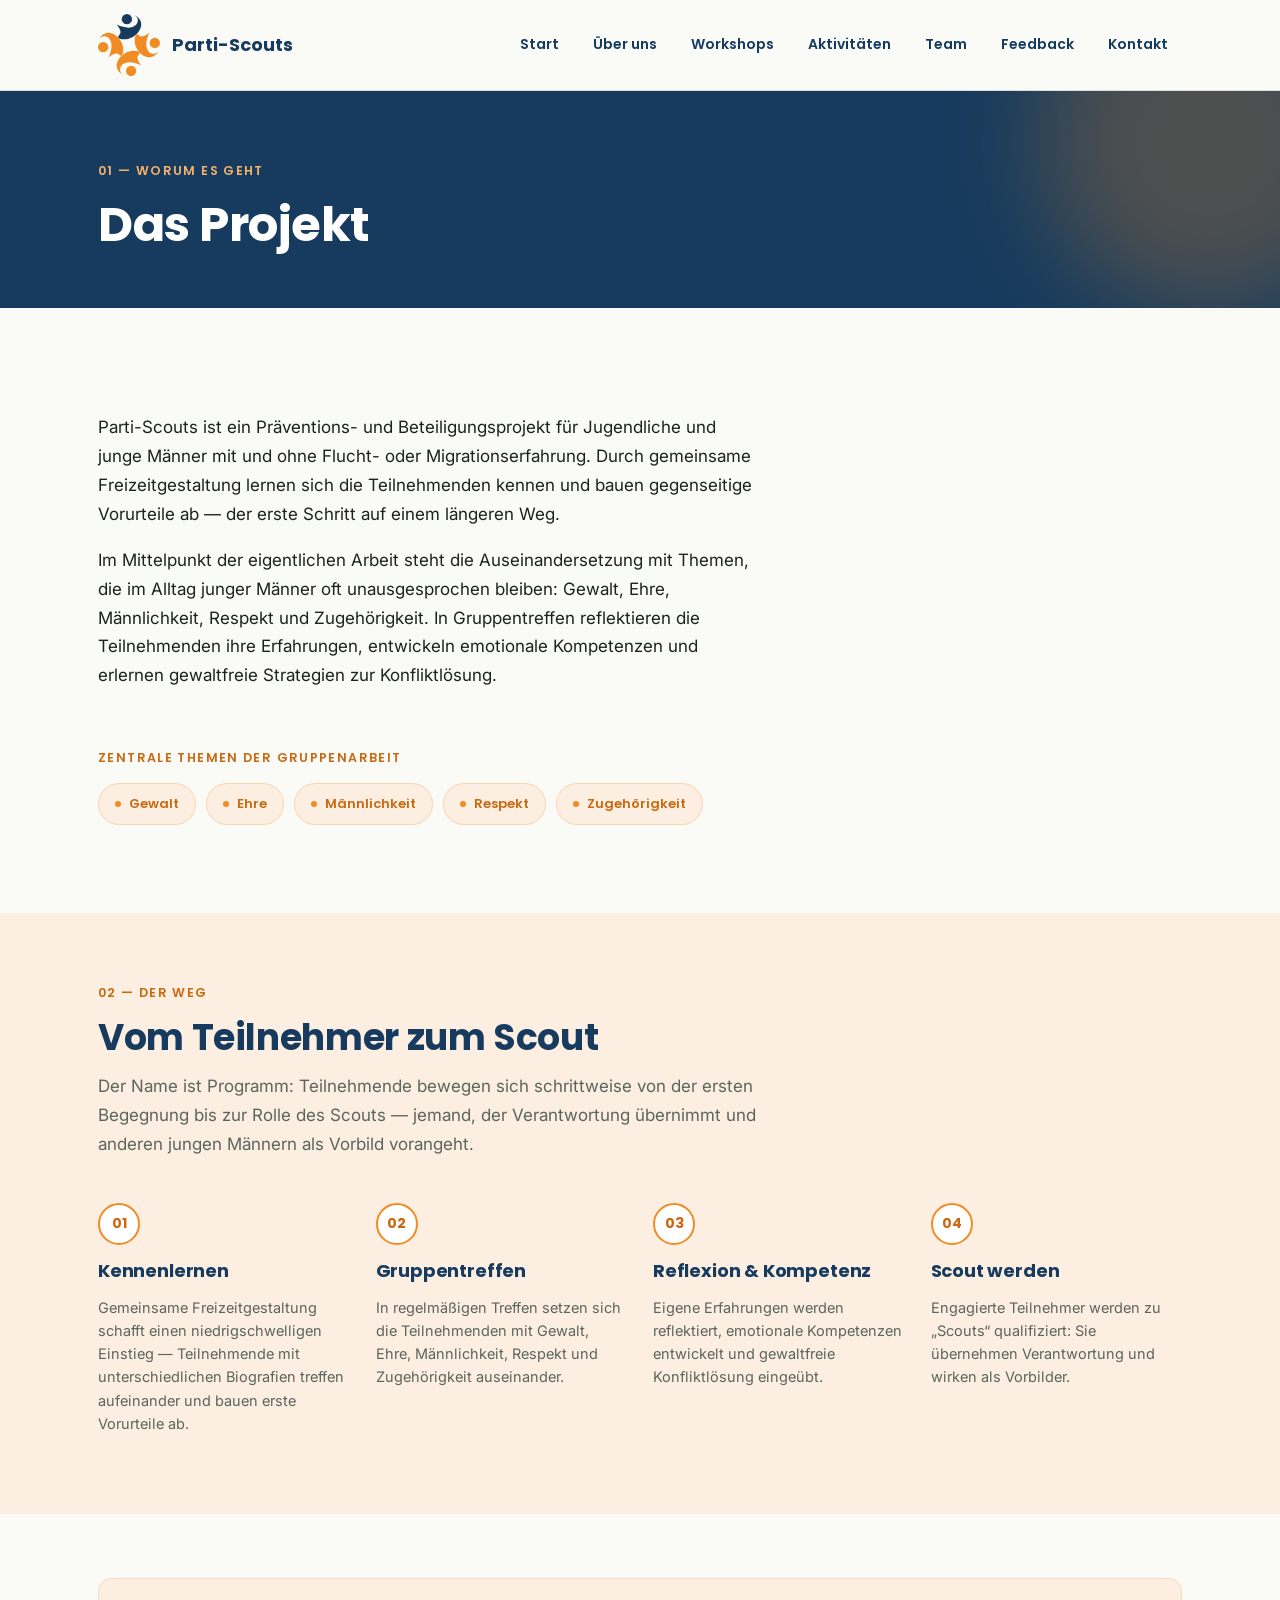
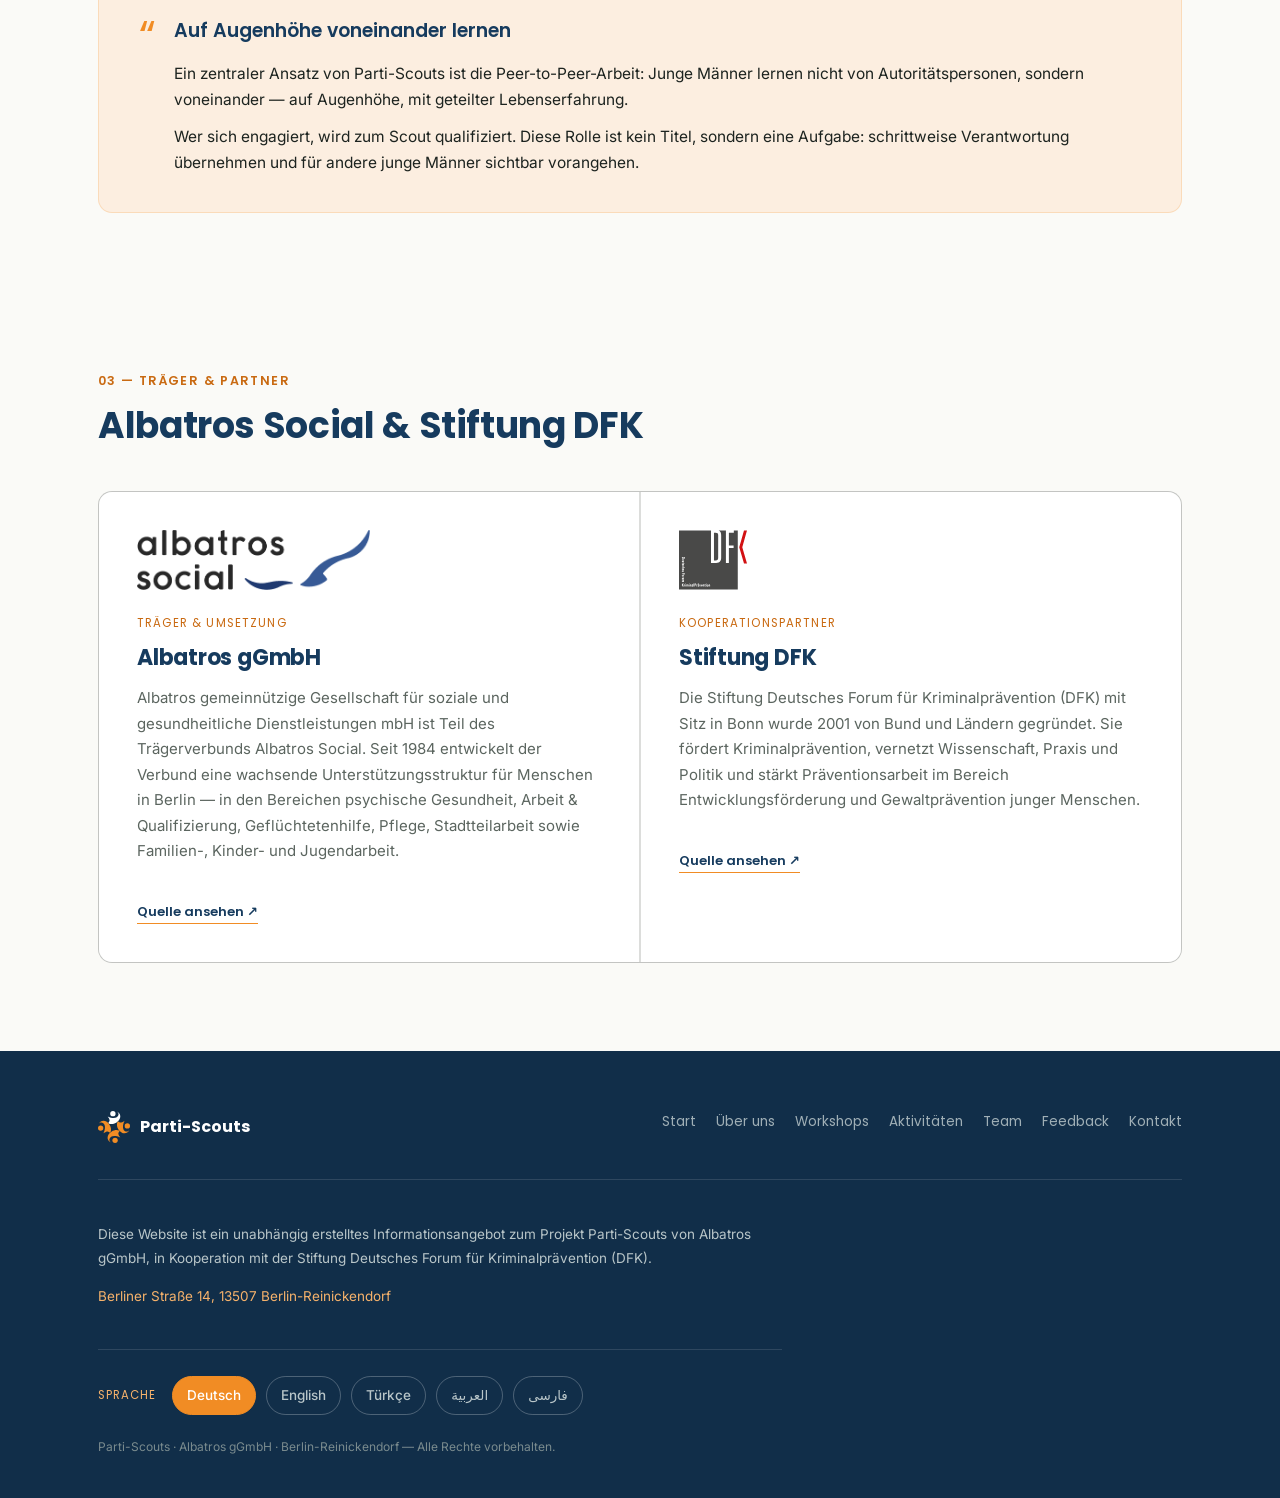
<file: about/index.html>
<!DOCTYPE html>
<html lang="de">
<head>
<meta charset="UTF-8">
<meta name="viewport" content="width=device-width, initial-scale=1.0">
<title>Über uns — Parti-Scouts</title>
<meta name="description" content="Das Projekt Parti-Scouts, der Weg vom Teilnehmer zum Scout, sowie Albatros gGmbH und die Stiftung DFK als Träger und Partner.">
<link rel="icon" href="/assets/icon.svg" type="image/svg+xml">
<link rel="preconnect" href="https://fonts.googleapis.com">
<link rel="preconnect" href="https://fonts.gstatic.com" crossorigin>
<link href="https://fonts.googleapis.com/css2?family=Poppins:wght@500;600;700&family=Inter:wght@400;500;600&family=Vazirmatn:wght@400;500;600;700&display=swap" rel="stylesheet">
<link rel="stylesheet" href="/css/style.css?v=20260819e">
</head>
<body>

<header class="site-header">
  <div class="header-inner">
    <a class="brand" href="/"><img src="/assets/logo.svg?v=20260819e" alt="Parti-Scouts"><span>Parti-Scouts</span></a>
    <nav class="main-nav">
      <a href="/" data-i18n="nav.home">Start</a>
      <a href="/about/" data-i18n="nav.about">Über uns</a>
      <a href="/workshops/" data-i18n="nav.workshops">Workshops</a>
      <a href="/activities/" data-i18n="nav.activities">Aktivitäten</a>
      <a href="/team/" data-i18n="nav.team">Team</a>
      <a href="/feedback/" data-i18n="nav.feedback">Feedback</a>
      <a href="/contact/" data-i18n="nav.contact">Kontakt</a>
    </nav>
    <button class="menu-toggle" aria-label="Menü öffnen" aria-expanded="false">
      <svg viewBox="0 0 24 24" fill="none" stroke="currentColor" stroke-width="2"><line x1="3" y1="6" x2="21" y2="6"/><line x1="3" y1="12" x2="21" y2="12"/><line x1="3" y1="18" x2="21" y2="18"/></svg>
    </button>
  </div>
</header>

<section class="page-hero">
  <div class="orb-a" aria-hidden="true"></div>
  <div class="wrap">
    <span class="eyebrow" data-i18n="about.eyebrow">01 — Worum es geht</span>
    <h1 data-i18n="about.title">Das Projekt</h1>
  </div>
</section>

<section>
  <div class="wrap">
    <div class="grid-2 reveal">
      <div class="prose">
        <p data-i18n="about.p1">…</p>
        <p data-i18n="about.p2">…</p>
      </div>
      <div>
        <span class="eyebrow" data-i18n="about.themes_label" style="display:block; margin-bottom:14px;">Zentrale Themen der Gruppenarbeit</span>
        <div class="chip-row">
          <span class="chip" data-i18n="about.theme1">Gewalt</span>
          <span class="chip" data-i18n="about.theme2">Ehre</span>
          <span class="chip" data-i18n="about.theme3">Männlichkeit</span>
          <span class="chip" data-i18n="about.theme4">Respekt</span>
          <span class="chip" data-i18n="about.theme5">Zugehörigkeit</span>
        </div>
      </div>
    </div>
  </div>
</section>

<section class="tight" style="background:var(--orange-tint);">
  <div class="wrap">
    <div class="section-head reveal">
      <span class="eyebrow" data-i18n="about.path_eyebrow">02 — Der Weg</span>
      <h2 data-i18n="about.path_title">Vom Teilnehmer zum Scout</h2>
      <p class="lead" data-i18n="about.path_intro">…</p>
    </div>
    <div class="steps reveal">
      <div class="step">
        <div class="step-badge">01</div>
        <h3 data-i18n="about.step1_t">Kennenlernen</h3>
        <p data-i18n="about.step1_p">…</p>
      </div>
      <div class="step">
        <div class="step-badge">02</div>
        <h3 data-i18n="about.step2_t">Gruppentreffen</h3>
        <p data-i18n="about.step2_p">…</p>
      </div>
      <div class="step">
        <div class="step-badge">03</div>
        <h3 data-i18n="about.step3_t">Reflexion & Kompetenz</h3>
        <p data-i18n="about.step3_p">…</p>
      </div>
      <div class="step">
        <div class="step-badge">04</div>
        <h3 data-i18n="about.step4_t">Scout werden</h3>
        <p data-i18n="about.step4_p">…</p>
      </div>
    </div>
  </div>
</section>

<section class="tight">
  <div class="wrap">
    <div class="quote-panel reveal">
      <span class="mark" aria-hidden="true">“</span>
      <div>
        <p data-i18n="about.peer_title" style="margin-bottom:14px;">Auf Augenhöhe voneinander lernen</p>
        <p class="prose" style="font-family:var(--body); font-weight:400; font-size:15.5px; color:var(--ink);" data-i18n="about.peer_p1">…</p>
        <p class="prose" style="font-family:var(--body); font-weight:400; font-size:15.5px; color:var(--ink); margin-top:10px;" data-i18n="about.peer_p2">…</p>
      </div>
    </div>
  </div>
</section>

<section>
  <div class="wrap">
    <div class="section-head reveal">
      <span class="eyebrow" data-i18n="about.partners_eyebrow">03 — Träger & Partner</span>
      <h2 data-i18n="about.partners_title">Albatros Social & Stiftung DFK</h2>
    </div>
    <div class="partners-grid reveal">
      <div class="partner-card">
        <div class="partner-logo"><img src="/assets/albatros-social-logo-dark.png" alt="Albatros Social"></div>
        <span class="role" data-i18n="about.albatros_role">Träger & Umsetzung</span>
        <h3 data-i18n="about.albatros_title">Albatros gGmbH</h3>
        <p data-i18n="about.albatros_text">…</p>
        <a class="site-link" href="https://albatros.social/angebote/standorte/parti-scouts/" target="_blank" rel="noopener" data-i18n="about.site_link">Quelle ansehen ↗</a>
      </div>
      <div class="partner-card">
        <div class="partner-logo"><img src="/assets/dfk-logo.svg" alt="Stiftung DFK"></div>
        <span class="role" data-i18n="about.dfk_role">Kooperationspartner</span>
        <h3 data-i18n="about.dfk_title">Stiftung DFK</h3>
        <p data-i18n="about.dfk_text">…</p>
        <a class="site-link" href="https://www.kriminalpraevention.de/" target="_blank" rel="noopener" data-i18n="about.site_link">Quelle ansehen ↗</a>
      </div>
    </div>
  </div>
</section>

<footer class="site-footer">
  <div class="wrap">
    <div class="footer-top">
      <a class="footer-brand" href="/"><img src="/assets/icon-light.svg" alt=""><span>Parti-Scouts</span></a>
      <nav class="footer-nav">
        <a href="/" data-i18n="nav.home">Start</a>
        <a href="/about/" data-i18n="nav.about">Über uns</a>
        <a href="/workshops/" data-i18n="nav.workshops">Workshops</a>
        <a href="/activities/" data-i18n="nav.activities">Aktivitäten</a>
        <a href="/team/" data-i18n="nav.team">Team</a>
        <a href="/feedback/" data-i18n="nav.feedback">Feedback</a>
        <a href="/contact/" data-i18n="nav.contact">Kontakt</a>
      </nav>
    </div>
    <div class="footer-mid">
      <p data-i18n="footer.disclaimer">…</p>
      <p class="addr" data-i18n="footer.address">Berliner Straße 14, 13507 Berlin-Reinickendorf</p>
    </div>
    <div class="lang-bar"><span class="lbl" data-i18n="footer.langLabel">Sprache</span></div>
    <p class="copyright">Parti-Scouts · Albatros gGmbH · Berlin-Reinickendorf — <span data-i18n="footer.rights">Alle Rechte vorbehalten.</span></p>
  </div>
</footer>

<script src="/js/i18n.js?v=20260819e"></script>
<script src="/js/main.js?v=20260819e"></script>
</body>
</html>
</file>
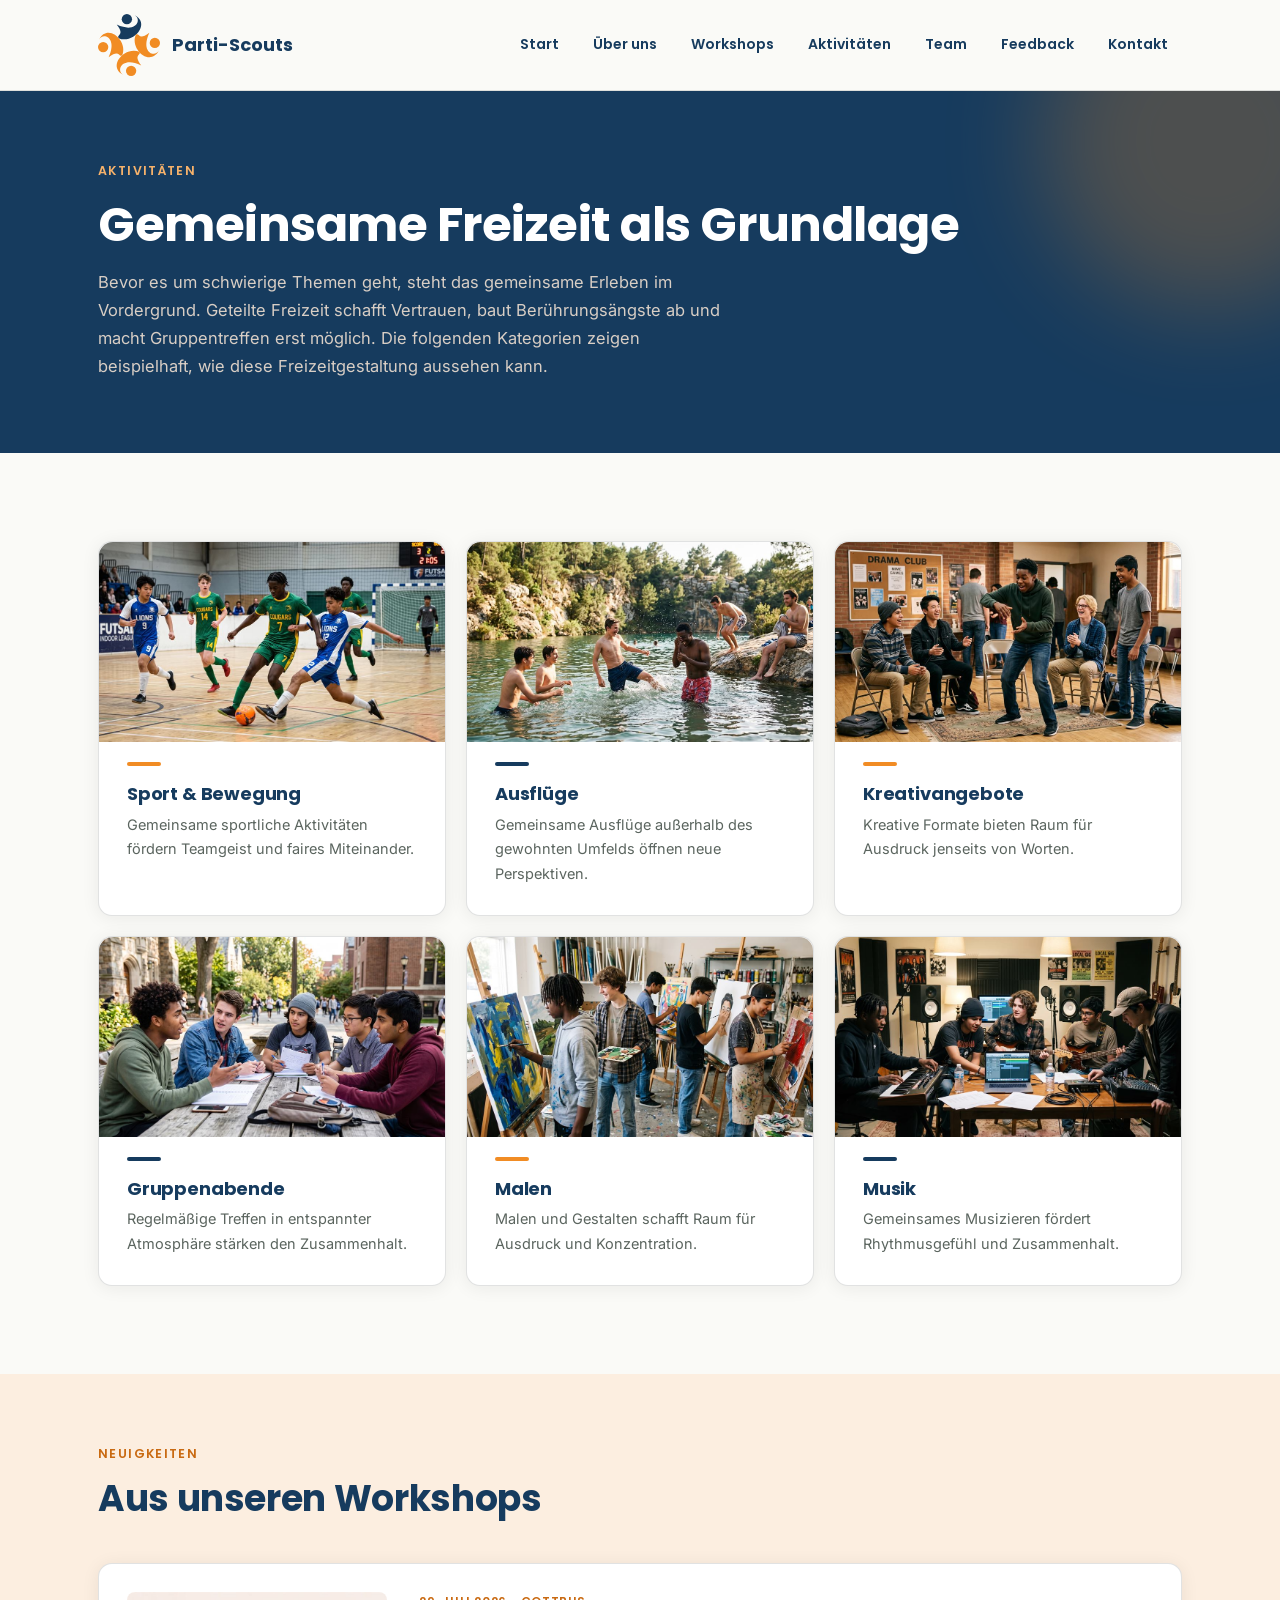
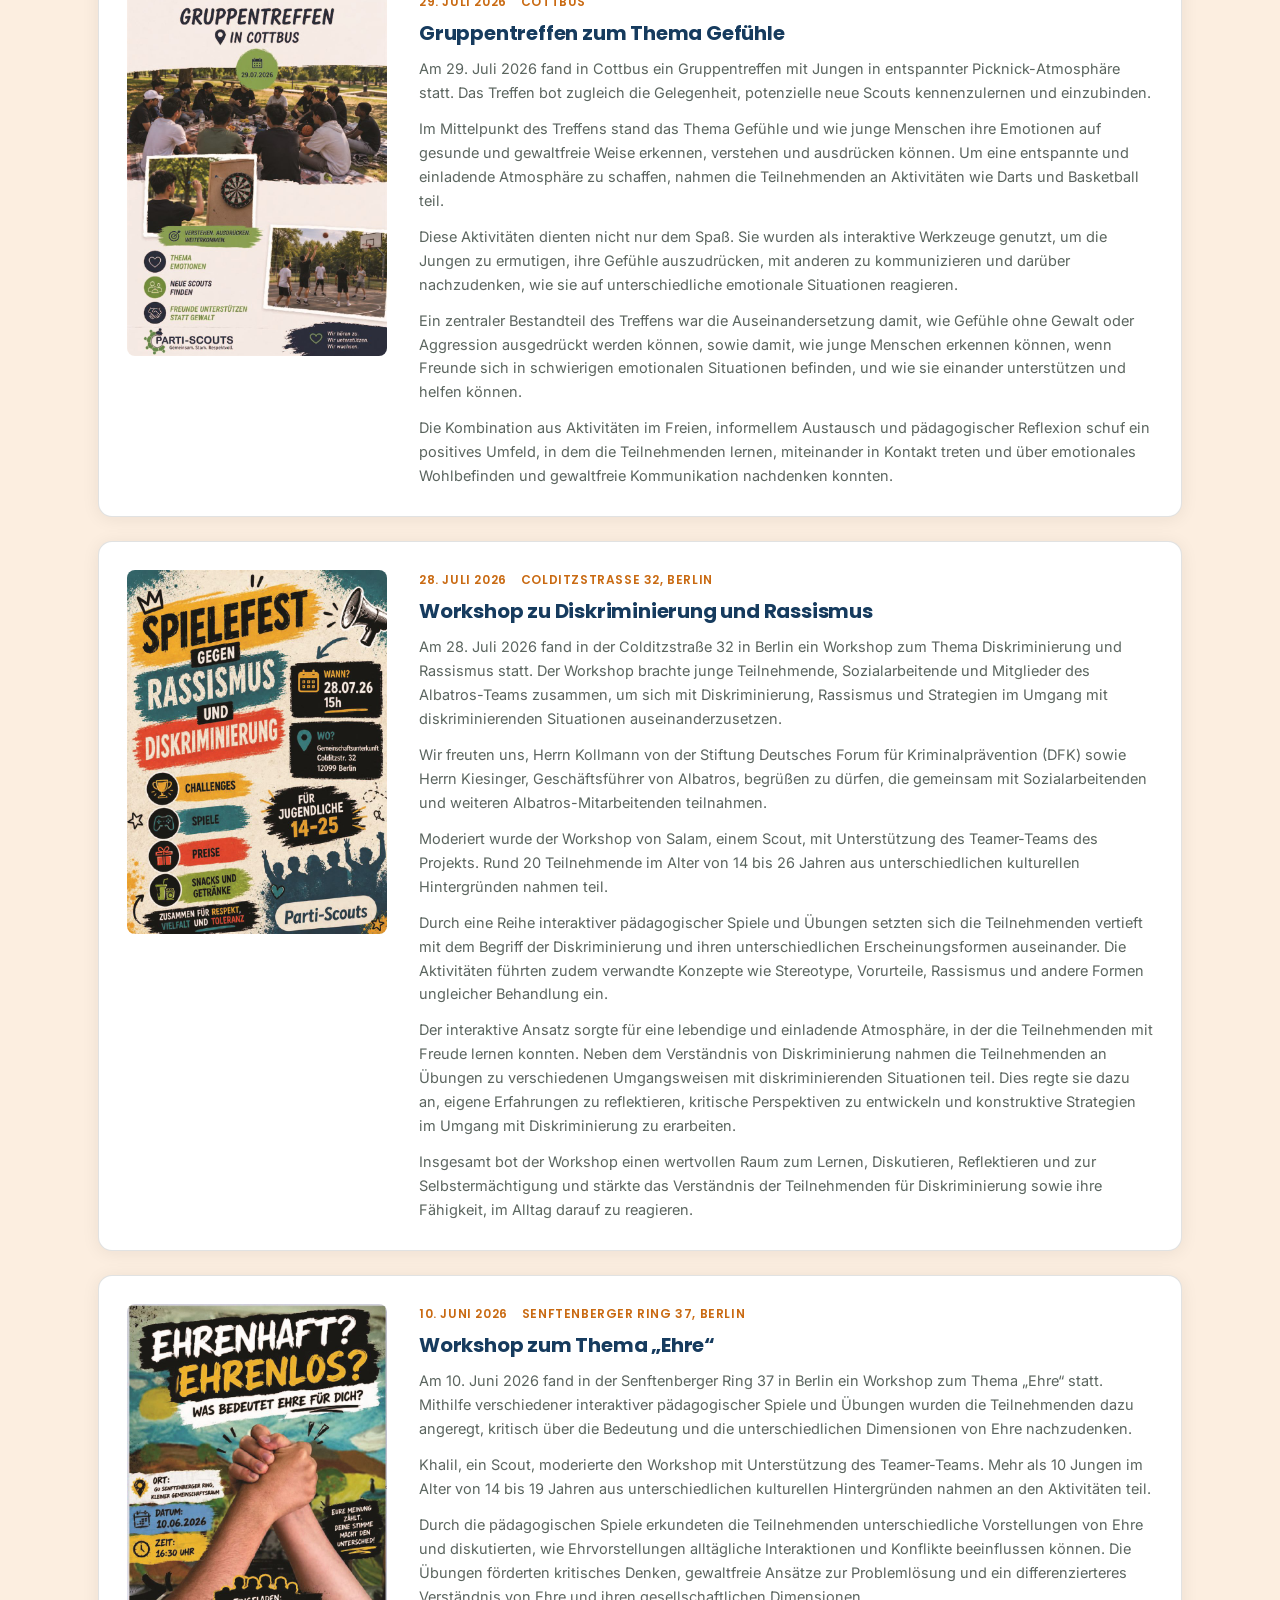
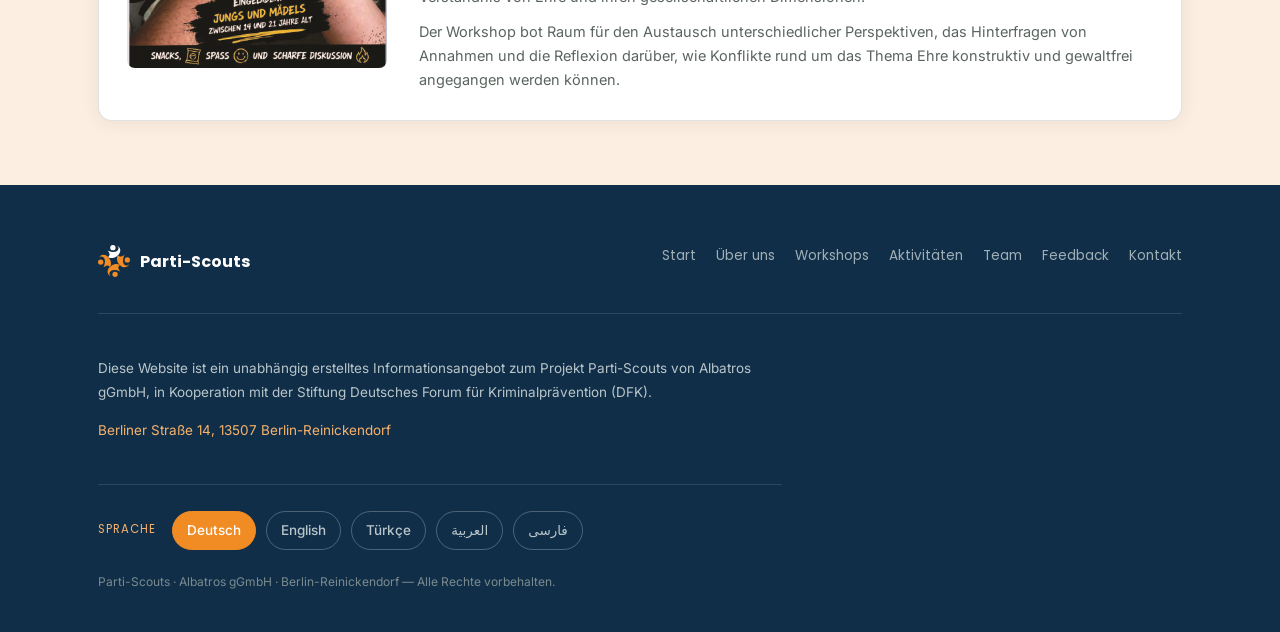
<file: activities/index.html>
<!DOCTYPE html>
<html lang="de">
<head>
<meta charset="UTF-8">
<meta name="viewport" content="width=device-width, initial-scale=1.0">
<title>Aktivitäten — Parti-Scouts</title>
<meta name="description" content="Gemeinsame Freizeitgestaltung als Grundlage der Arbeit von Parti-Scouts: Sport, Ausflüge, Kreativangebote und Gruppenabende.">
<link rel="icon" href="/assets/icon.svg" type="image/svg+xml">
<link rel="preconnect" href="https://fonts.googleapis.com">
<link rel="preconnect" href="https://fonts.gstatic.com" crossorigin>
<link href="https://fonts.googleapis.com/css2?family=Poppins:wght@500;600;700&family=Inter:wght@400;500;600&family=Vazirmatn:wght@400;500;600;700&display=swap" rel="stylesheet">
<link rel="stylesheet" href="/css/style.css?v=20260819e">
</head>
<body>

<header class="site-header">
  <div class="header-inner">
    <a class="brand" href="/"><img src="/assets/logo.svg?v=20260819e" alt="Parti-Scouts"><span>Parti-Scouts</span></a>
    <nav class="main-nav">
      <a href="/" data-i18n="nav.home">Start</a>
      <a href="/about/" data-i18n="nav.about">Über uns</a>
      <a href="/workshops/" data-i18n="nav.workshops">Workshops</a>
      <a href="/activities/" data-i18n="nav.activities">Aktivitäten</a>
      <a href="/team/" data-i18n="nav.team">Team</a>
      <a href="/feedback/" data-i18n="nav.feedback">Feedback</a>
      <a href="/contact/" data-i18n="nav.contact">Kontakt</a>
    </nav>
    <button class="menu-toggle" aria-label="Menü öffnen" aria-expanded="false">
      <svg viewBox="0 0 24 24" fill="none" stroke="currentColor" stroke-width="2"><line x1="3" y1="6" x2="21" y2="6"/><line x1="3" y1="12" x2="21" y2="12"/><line x1="3" y1="18" x2="21" y2="18"/></svg>
    </button>
  </div>
</header>

<section class="page-hero">
  <div class="orb-a" aria-hidden="true"></div>
  <div class="wrap">
    <span class="eyebrow" data-i18n="activities.eyebrow">Aktivitäten</span>
    <h1 data-i18n="activities.title">Gemeinsame Freizeit als Grundlage</h1>
    <p data-i18n="activities.intro">…</p>
  </div>
</section>

<section>
  <div class="wrap">
    <div class="card-grid reveal">
      <div class="card">
        <div class="card-img"><img src="/assets/activity-sport-movement.jpg" alt=""></div>
        <div class="bar"></div>
        <h3 data-i18n="activities.a1_t">Sport & Bewegung</h3>
        <p data-i18n="activities.a1_p">…</p>
      </div>
      <div class="card">
        <div class="card-img"><img src="/assets/activity-outing.jpg" alt=""></div>
        <div class="bar"></div>
        <h3 data-i18n="activities.a2_t">Ausflüge</h3>
        <p data-i18n="activities.a2_p">…</p>
      </div>
      <div class="card">
        <div class="card-img"><img src="/assets/activities-creative.jpg" alt=""></div>
        <div class="bar"></div>
        <h3 data-i18n="activities.a3_t">Kreativangebote</h3>
        <p data-i18n="activities.a3_p">…</p>
      </div>
      <div class="card">
        <div class="card-img"><img src="/assets/activities-group-evenings.jpg" alt=""></div>
        <div class="bar"></div>
        <h3 data-i18n="activities.a4_t">Gruppenabende</h3>
        <p data-i18n="activities.a4_p">…</p>
      </div>
      <div class="card">
        <div class="card-img"><img src="/assets/activities-painting.jpg" alt=""></div>
        <div class="bar"></div>
        <h3 data-i18n="activities.a5_t">Malen</h3>
        <p data-i18n="activities.a5_p">…</p>
      </div>
      <div class="card">
        <div class="card-img"><img src="/assets/activities-music.jpg" alt=""></div>
        <div class="bar"></div>
        <h3 data-i18n="activities.a6_t">Musik</h3>
        <p data-i18n="activities.a6_p">…</p>
      </div>
    </div>
  </div>
</section>

<section class="tight" style="background:var(--orange-tint);">
  <div class="wrap">
    <div class="section-head reveal">
      <span class="eyebrow" data-i18n="activities.news_eyebrow">Neuigkeiten</span>
      <h2 data-i18n="activities.news_title">Aus unseren Workshops</h2>
    </div>
    <div class="news-list reveal">
      <article class="news-item">
        <div class="news-img"><img src="/assets/news-workshop-2026-07-29.jpg" alt=""></div>
        <div>
          <div class="news-meta">
            <span data-i18n="activities.news3_date">29. Juli 2026</span>
            <span data-i18n="activities.news3_location">Cottbus</span>
          </div>
          <h3 data-i18n="activities.news3_title">Gruppentreffen zum Thema Gefühle</h3>
          <p data-i18n="activities.news3_p1">…</p>
          <p data-i18n="activities.news3_p2">…</p>
          <p data-i18n="activities.news3_p3">…</p>
          <p data-i18n="activities.news3_p4">…</p>
          <p data-i18n="activities.news3_p5">…</p>
        </div>
      </article>
      <article class="news-item">
        <div class="news-img"><img src="/assets/news-workshop-2026-07-28.jpg" alt=""></div>
        <div>
          <div class="news-meta">
            <span data-i18n="activities.news2_date">28. Juli 2026</span>
            <span data-i18n="activities.news2_location">Colditzstraße 32, Berlin</span>
          </div>
          <h3 data-i18n="activities.news2_title">Workshop zu Diskriminierung und Rassismus</h3>
          <p data-i18n="activities.news2_p1">…</p>
          <p data-i18n="activities.news2_p2">…</p>
          <p data-i18n="activities.news2_p3">…</p>
          <p data-i18n="activities.news2_p4">…</p>
          <p data-i18n="activities.news2_p5">…</p>
          <p data-i18n="activities.news2_p6">…</p>
        </div>
      </article>
      <article class="news-item">
        <div class="news-img"><img src="/assets/news-workshop-2026-06-10.jpg" alt=""></div>
        <div>
          <div class="news-meta">
            <span data-i18n="activities.news1_date">10. Juni 2026</span>
            <span data-i18n="activities.news1_location">Senftenberger Ring 37, Berlin</span>
          </div>
          <h3 data-i18n="activities.news1_title">Workshop zum Thema „Ehre"</h3>
          <p data-i18n="activities.news1_p1">…</p>
          <p data-i18n="activities.news1_p2">…</p>
          <p data-i18n="activities.news1_p3">…</p>
          <p data-i18n="activities.news1_p4">…</p>
        </div>
      </article>
    </div>
  </div>
</section>

<footer class="site-footer">
  <div class="wrap">
    <div class="footer-top">
      <a class="footer-brand" href="/"><img src="/assets/icon-light.svg" alt=""><span>Parti-Scouts</span></a>
      <nav class="footer-nav">
        <a href="/" data-i18n="nav.home">Start</a>
        <a href="/about/" data-i18n="nav.about">Über uns</a>
        <a href="/workshops/" data-i18n="nav.workshops">Workshops</a>
        <a href="/activities/" data-i18n="nav.activities">Aktivitäten</a>
        <a href="/team/" data-i18n="nav.team">Team</a>
        <a href="/feedback/" data-i18n="nav.feedback">Feedback</a>
        <a href="/contact/" data-i18n="nav.contact">Kontakt</a>
      </nav>
    </div>
    <div class="footer-mid">
      <p data-i18n="footer.disclaimer">…</p>
      <p class="addr" data-i18n="footer.address">Berliner Straße 14, 13507 Berlin-Reinickendorf</p>
    </div>
    <div class="lang-bar"><span class="lbl" data-i18n="footer.langLabel">Sprache</span></div>
    <p class="copyright">Parti-Scouts · Albatros gGmbH · Berlin-Reinickendorf — <span data-i18n="footer.rights">Alle Rechte vorbehalten.</span></p>
  </div>
</footer>

<script src="/js/i18n.js?v=20260819e"></script>
<script src="/js/main.js?v=20260819e"></script>
</body>
</html>
</file>
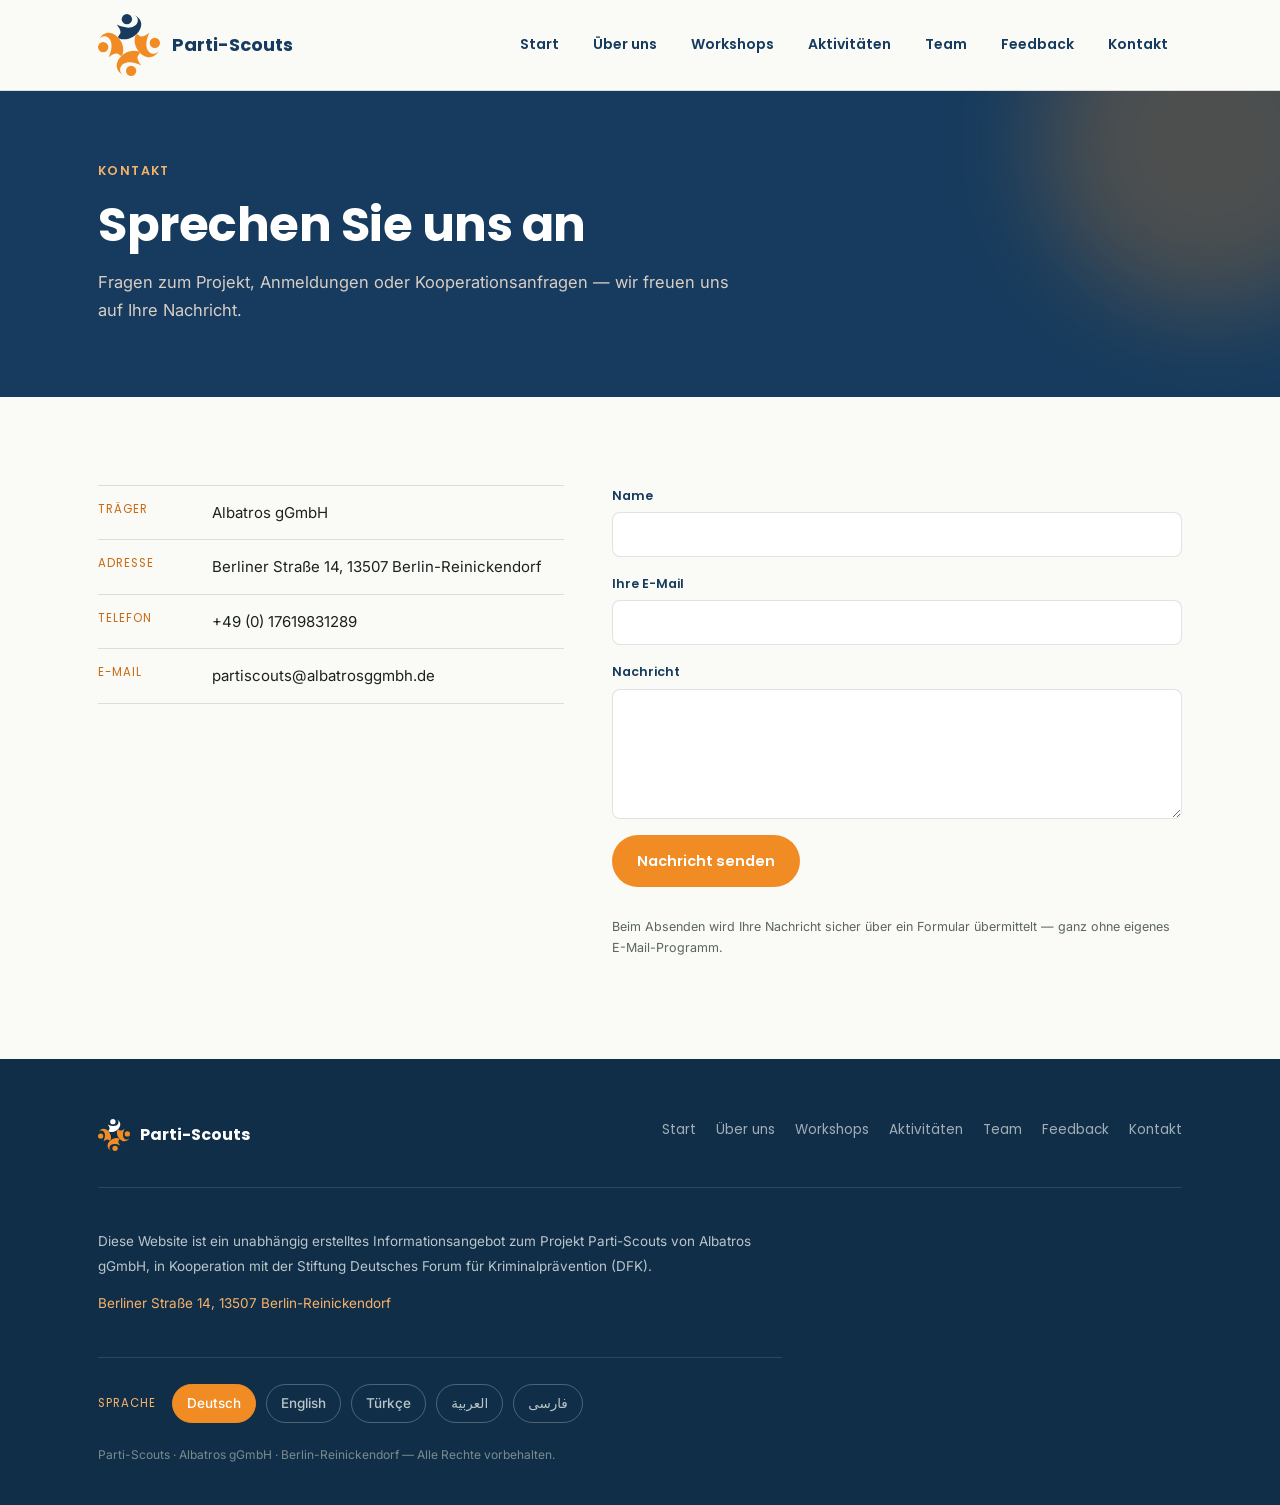
<file: contact/index.html>
<!DOCTYPE html>
<html lang="de">
<head>
<meta charset="UTF-8">
<meta name="viewport" content="width=device-width, initial-scale=1.0">
<title>Kontakt — Parti-Scouts</title>
<meta name="description" content="Kontaktinformationen zu Parti-Scouts: Adresse, Telefon und Nachrichtenformular.">
<link rel="icon" href="/assets/icon.svg" type="image/svg+xml">
<link rel="preconnect" href="https://fonts.googleapis.com">
<link rel="preconnect" href="https://fonts.gstatic.com" crossorigin>
<link href="https://fonts.googleapis.com/css2?family=Poppins:wght@500;600;700&family=Inter:wght@400;500;600&family=Vazirmatn:wght@400;500;600;700&display=swap" rel="stylesheet">
<link rel="stylesheet" href="/css/style.css?v=20260819e">
</head>
<body>

<header class="site-header">
  <div class="header-inner">
    <a class="brand" href="/"><img src="/assets/logo.svg?v=20260819e" alt="Parti-Scouts"><span>Parti-Scouts</span></a>
    <nav class="main-nav">
      <a href="/" data-i18n="nav.home">Start</a>
      <a href="/about/" data-i18n="nav.about">Über uns</a>
      <a href="/workshops/" data-i18n="nav.workshops">Workshops</a>
      <a href="/activities/" data-i18n="nav.activities">Aktivitäten</a>
      <a href="/team/" data-i18n="nav.team">Team</a>
      <a href="/feedback/" data-i18n="nav.feedback">Feedback</a>
      <a href="/contact/" data-i18n="nav.contact">Kontakt</a>
    </nav>
    <button class="menu-toggle" aria-label="Menü öffnen" aria-expanded="false">
      <svg viewBox="0 0 24 24" fill="none" stroke="currentColor" stroke-width="2"><line x1="3" y1="6" x2="21" y2="6"/><line x1="3" y1="12" x2="21" y2="12"/><line x1="3" y1="18" x2="21" y2="18"/></svg>
    </button>
  </div>
</header>

<section class="page-hero">
  <div class="orb-a" aria-hidden="true"></div>
  <div class="wrap">
    <span class="eyebrow" data-i18n="contact.eyebrow">Kontakt</span>
    <h1 data-i18n="contact.title">Sprechen Sie uns an</h1>
    <p data-i18n="contact.intro">…</p>
  </div>
</section>

<section>
  <div class="wrap">
    <div class="contact-grid reveal">
      <div class="contact-info">
        <div class="row"><span class="k" data-i18n="contact.org_label">Träger</span><span class="v">Albatros gGmbH</span></div>
        <div class="row"><span class="k" data-i18n="contact.address_label">Adresse</span><span class="v" data-i18n="footer.address">Berliner Straße 14, 13507 Berlin-Reinickendorf</span></div>
        <div class="row"><span class="k" data-i18n="contact.phone_label">Telefon</span><span class="v"><a href="tel:+4917619831289" dir="ltr">+49 (0) 17619831289</a></span></div>
        <div class="row"><span class="k" data-i18n="contact.email_label">E-Mail</span><span class="v"><a href="mailto:partiscouts@albatrosggmbh.de">partiscouts@albatrosggmbh.de</a></span></div>
      </div>

      <!-- Submits via Formspree (https://formspree.io/f/xeajozkq) using fetch()
           so the visitor stays on this page: a successful submission swaps the
           form for an inline thank-you message instead of redirecting to
           Formspree's own confirmation page. Works with zero backend on static
           GitHub Pages hosting. Messages are delivered to the address
           configured on the Formspree endpoint. Falls back to a normal
           (redirecting) form post automatically if JavaScript is unavailable. -->
      <div class="contact-form-wrap">
        <form class="contact-form" id="contactForm" action="https://formspree.io/f/xeajozkq" method="POST">
          <input type="hidden" name="_subject" value="Neue Nachricht über parti-scouts.de">
          <div class="field">
            <label for="name" data-i18n="contact.form_name">Name</label>
            <input type="text" id="name" name="name" required>
          </div>
          <div class="field">
            <label for="email" data-i18n="contact.form_email">Ihre E-Mail</label>
            <input type="email" id="email" name="email" required>
          </div>
          <div class="field">
            <label for="message" data-i18n="contact.form_message">Nachricht</label>
            <textarea id="message" name="message" required></textarea>
          </div>
          <p class="form-error-msg" id="contactFormError" data-i18n="contact.form_error" role="alert"></p>
          <button type="submit" class="btn btn-primary" id="contactSubmit" style="align-self:flex-start;" data-i18n="contact.form_submit">Nachricht senden</button>
          <p class="form-note" data-i18n="contact.form_note">…</p>
        </form>

        <div class="form-success" id="contactSuccess" role="status" tabindex="-1" hidden>
          <span class="check" aria-hidden="true">✓</span>
          <div>
            <h3 data-i18n="contact.success_title">Vielen Dank!</h3>
            <p data-i18n="contact.success_message">…</p>
            <button type="button" class="send-another" id="contactReset" data-i18n="contact.send_another">Weitere Nachricht senden</button>
          </div>
        </div>
      </div>
    </div>
  </div>
</section>

<footer class="site-footer">
  <div class="wrap">
    <div class="footer-top">
      <a class="footer-brand" href="/"><img src="/assets/icon-light.svg" alt=""><span>Parti-Scouts</span></a>
      <nav class="footer-nav">
        <a href="/" data-i18n="nav.home">Start</a>
        <a href="/about/" data-i18n="nav.about">Über uns</a>
        <a href="/workshops/" data-i18n="nav.workshops">Workshops</a>
        <a href="/activities/" data-i18n="nav.activities">Aktivitäten</a>
        <a href="/team/" data-i18n="nav.team">Team</a>
        <a href="/feedback/" data-i18n="nav.feedback">Feedback</a>
        <a href="/contact/" data-i18n="nav.contact">Kontakt</a>
      </nav>
    </div>
    <div class="footer-mid">
      <p data-i18n="footer.disclaimer">…</p>
      <p class="addr" data-i18n="footer.address">Berliner Straße 14, 13507 Berlin-Reinickendorf</p>
    </div>
    <div class="lang-bar"><span class="lbl" data-i18n="footer.langLabel">Sprache</span></div>
    <p class="copyright">Parti-Scouts · Albatros gGmbH · Berlin-Reinickendorf — <span data-i18n="footer.rights">Alle Rechte vorbehalten.</span></p>
  </div>
</footer>

<script src="/js/i18n.js?v=20260819e"></script>
<script src="/js/main.js?v=20260819e"></script>
<script>
  (function () {
    "use strict";
    var form = document.getElementById("contactForm");
    var submitBtn = document.getElementById("contactSubmit");
    var errorMsg = document.getElementById("contactFormError");
    var successPanel = document.getElementById("contactSuccess");
    var resetBtn = document.getElementById("contactReset");
    if (!form) return;

    function currentDict() {
      try {
        var lang = document.documentElement.lang || "de";
        return (typeof I18N !== "undefined" && I18N[lang]) ? I18N[lang] : {};
      } catch (e) { return {}; }
    }

    form.addEventListener("submit", function (e) {
      e.preventDefault();
      errorMsg.classList.remove("show");
      submitBtn.disabled = true;
      var dict = currentDict();
      var originalLabel = submitBtn.textContent;
      if (dict["contact.form_sending"]) submitBtn.textContent = dict["contact.form_sending"];

      fetch(form.action, {
        method: "POST",
        body: new FormData(form),
        headers: { Accept: "application/json" }
      })
        .then(function (response) {
          if (response.ok) {
            form.style.display = "none";
            successPanel.hidden = false;
            requestAnimationFrame(function () {
              successPanel.classList.add("show");
              successPanel.focus();
            });
          } else {
            throw new Error("Form submission failed");
          }
        })
        .catch(function () {
          errorMsg.classList.add("show");
          submitBtn.disabled = false;
          submitBtn.textContent = originalLabel;
        });
    });

    if (resetBtn) {
      resetBtn.addEventListener("click", function () {
        form.reset();
        form.style.display = "";
        successPanel.classList.remove("show");
        successPanel.hidden = true;
        submitBtn.disabled = false;
        var dict = currentDict();
        if (dict["contact.form_submit"]) submitBtn.textContent = dict["contact.form_submit"];
        form.querySelector("#name").focus();
      });
    }
  })();
</script>
</body>
</html>
</file>
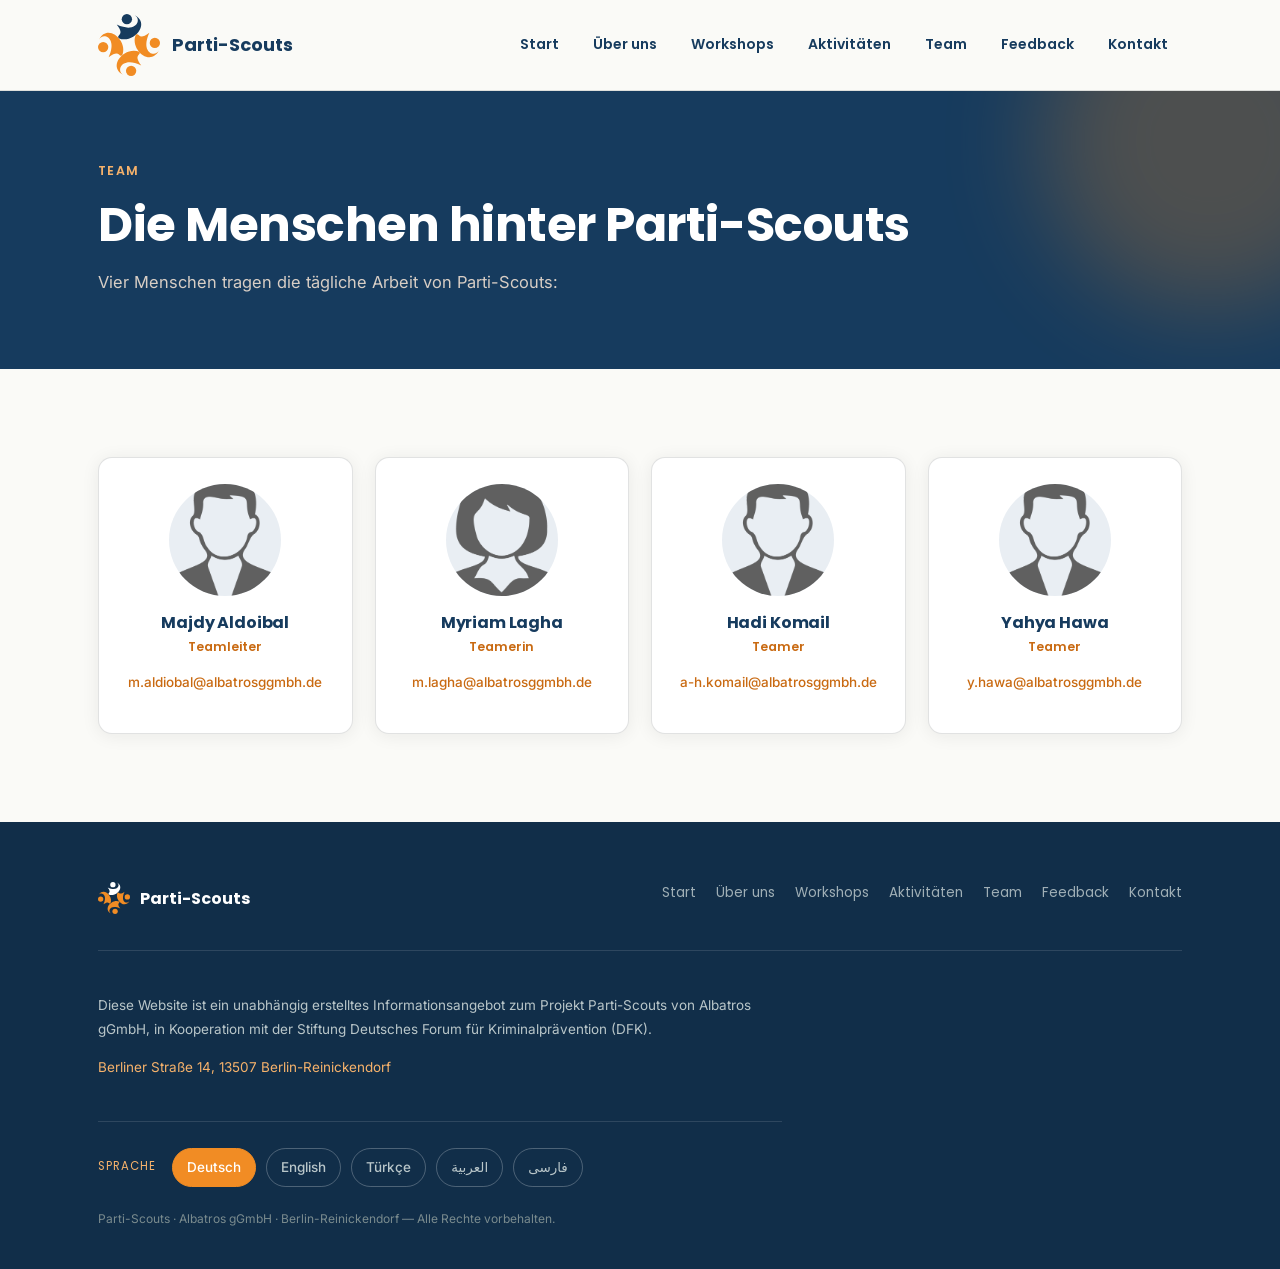
<file: team/index.html>
<!DOCTYPE html>
<html lang="de">
<head>
<meta charset="UTF-8">
<meta name="viewport" content="width=device-width, initial-scale=1.0">
<title>Team — Parti-Scouts</title>
<meta name="description" content="Das Team von Parti-Scouts.">
<link rel="icon" href="/assets/icon.svg" type="image/svg+xml">
<link rel="preconnect" href="https://fonts.googleapis.com">
<link rel="preconnect" href="https://fonts.gstatic.com" crossorigin>
<link href="https://fonts.googleapis.com/css2?family=Poppins:wght@500;600;700&family=Inter:wght@400;500;600&family=Vazirmatn:wght@400;500;600;700&display=swap" rel="stylesheet">
<link rel="stylesheet" href="/css/style.css?v=20260819e">
</head>
<body>

<header class="site-header">
  <div class="header-inner">
    <a class="brand" href="/"><img src="/assets/logo.svg?v=20260819e" alt="Parti-Scouts"><span>Parti-Scouts</span></a>
    <nav class="main-nav">
      <a href="/" data-i18n="nav.home">Start</a>
      <a href="/about/" data-i18n="nav.about">Über uns</a>
      <a href="/workshops/" data-i18n="nav.workshops">Workshops</a>
      <a href="/activities/" data-i18n="nav.activities">Aktivitäten</a>
      <a href="/team/" data-i18n="nav.team">Team</a>
      <a href="/feedback/" data-i18n="nav.feedback">Feedback</a>
      <a href="/contact/" data-i18n="nav.contact">Kontakt</a>
    </nav>
    <button class="menu-toggle" aria-label="Menü öffnen" aria-expanded="false">
      <svg viewBox="0 0 24 24" fill="none" stroke="currentColor" stroke-width="2"><line x1="3" y1="6" x2="21" y2="6"/><line x1="3" y1="12" x2="21" y2="12"/><line x1="3" y1="18" x2="21" y2="18"/></svg>
    </button>
  </div>
</header>

<section class="page-hero">
  <div class="orb-a" aria-hidden="true"></div>
  <div class="wrap">
    <span class="eyebrow" data-i18n="team.eyebrow">Team</span>
    <h1 data-i18n="team.title">Die Menschen hinter Parti-Scouts</h1>
    <p data-i18n="team.intro_real">…</p>
  </div>
</section>

<section>
  <div class="wrap">
    <div class="team-grid reveal">
      <div class="team-card">
        <div class="avatar"><img src="/assets/profile-pic-majdi-aldoibal.png" alt="Majdy Aldoibal"></div>
        <h3>Majdy Aldoibal</h3>
        <span class="role" data-i18n="team.role_lead">Teamleiter</span>
        <p><a href="mailto:m.aldiobal@albatrosggmbh.de">m.aldiobal@albatrosggmbh.de</a></p>
      </div>
      <div class="team-card">
        <div class="avatar"><img src="/assets/profile-picmyryam-lagha.png" alt="Myriam Lagha"></div>
        <h3>Myriam Lagha</h3>
        <span class="role" data-i18n="team.role_teamerin">Teamerin</span>
        <p><a href="mailto:m.lagha@albatrosggmbh.de">m.lagha@albatrosggmbh.de</a></p>
      </div>
      <div class="team-card">
        <div class="avatar"><img src="/assets/profile-pic-hadi-komail.png" alt="Hadi Komail"></div>
        <h3>Hadi Komail</h3>
        <span class="role" data-i18n="team.role_teamer">Teamer</span>
        <p><a href="mailto:a-h.komail@albatrosggmbh.de">a-h.komail@albatrosggmbh.de</a></p>
      </div>
      <div class="team-card">
        <div class="avatar"><img src="/assets/profile-pic-yahya-hawa.png" alt="Yahya Hawa"></div>
        <h3>Yahya Hawa</h3>
        <span class="role" data-i18n="team.role_teamer">Teamer</span>
        <p><a href="mailto:y.hawa@albatrosggmbh.de">y.hawa@albatrosggmbh.de</a></p>
      </div>
    </div>
  </div>
</section>

<footer class="site-footer">
  <div class="wrap">
    <div class="footer-top">
      <a class="footer-brand" href="/"><img src="/assets/icon-light.svg" alt=""><span>Parti-Scouts</span></a>
      <nav class="footer-nav">
        <a href="/" data-i18n="nav.home">Start</a>
        <a href="/about/" data-i18n="nav.about">Über uns</a>
        <a href="/workshops/" data-i18n="nav.workshops">Workshops</a>
        <a href="/activities/" data-i18n="nav.activities">Aktivitäten</a>
        <a href="/team/" data-i18n="nav.team">Team</a>
        <a href="/feedback/" data-i18n="nav.feedback">Feedback</a>
        <a href="/contact/" data-i18n="nav.contact">Kontakt</a>
      </nav>
    </div>
    <div class="footer-mid">
      <p data-i18n="footer.disclaimer">…</p>
      <p class="addr" data-i18n="footer.address">Berliner Straße 14, 13507 Berlin-Reinickendorf</p>
    </div>
    <div class="lang-bar"><span class="lbl" data-i18n="footer.langLabel">Sprache</span></div>
    <p class="copyright">Parti-Scouts · Albatros gGmbH · Berlin-Reinickendorf — <span data-i18n="footer.rights">Alle Rechte vorbehalten.</span></p>
  </div>
</footer>

<script src="/js/i18n.js?v=20260819e"></script>
<script src="/js/main.js?v=20260819e"></script>
</body>
</html>
</file>
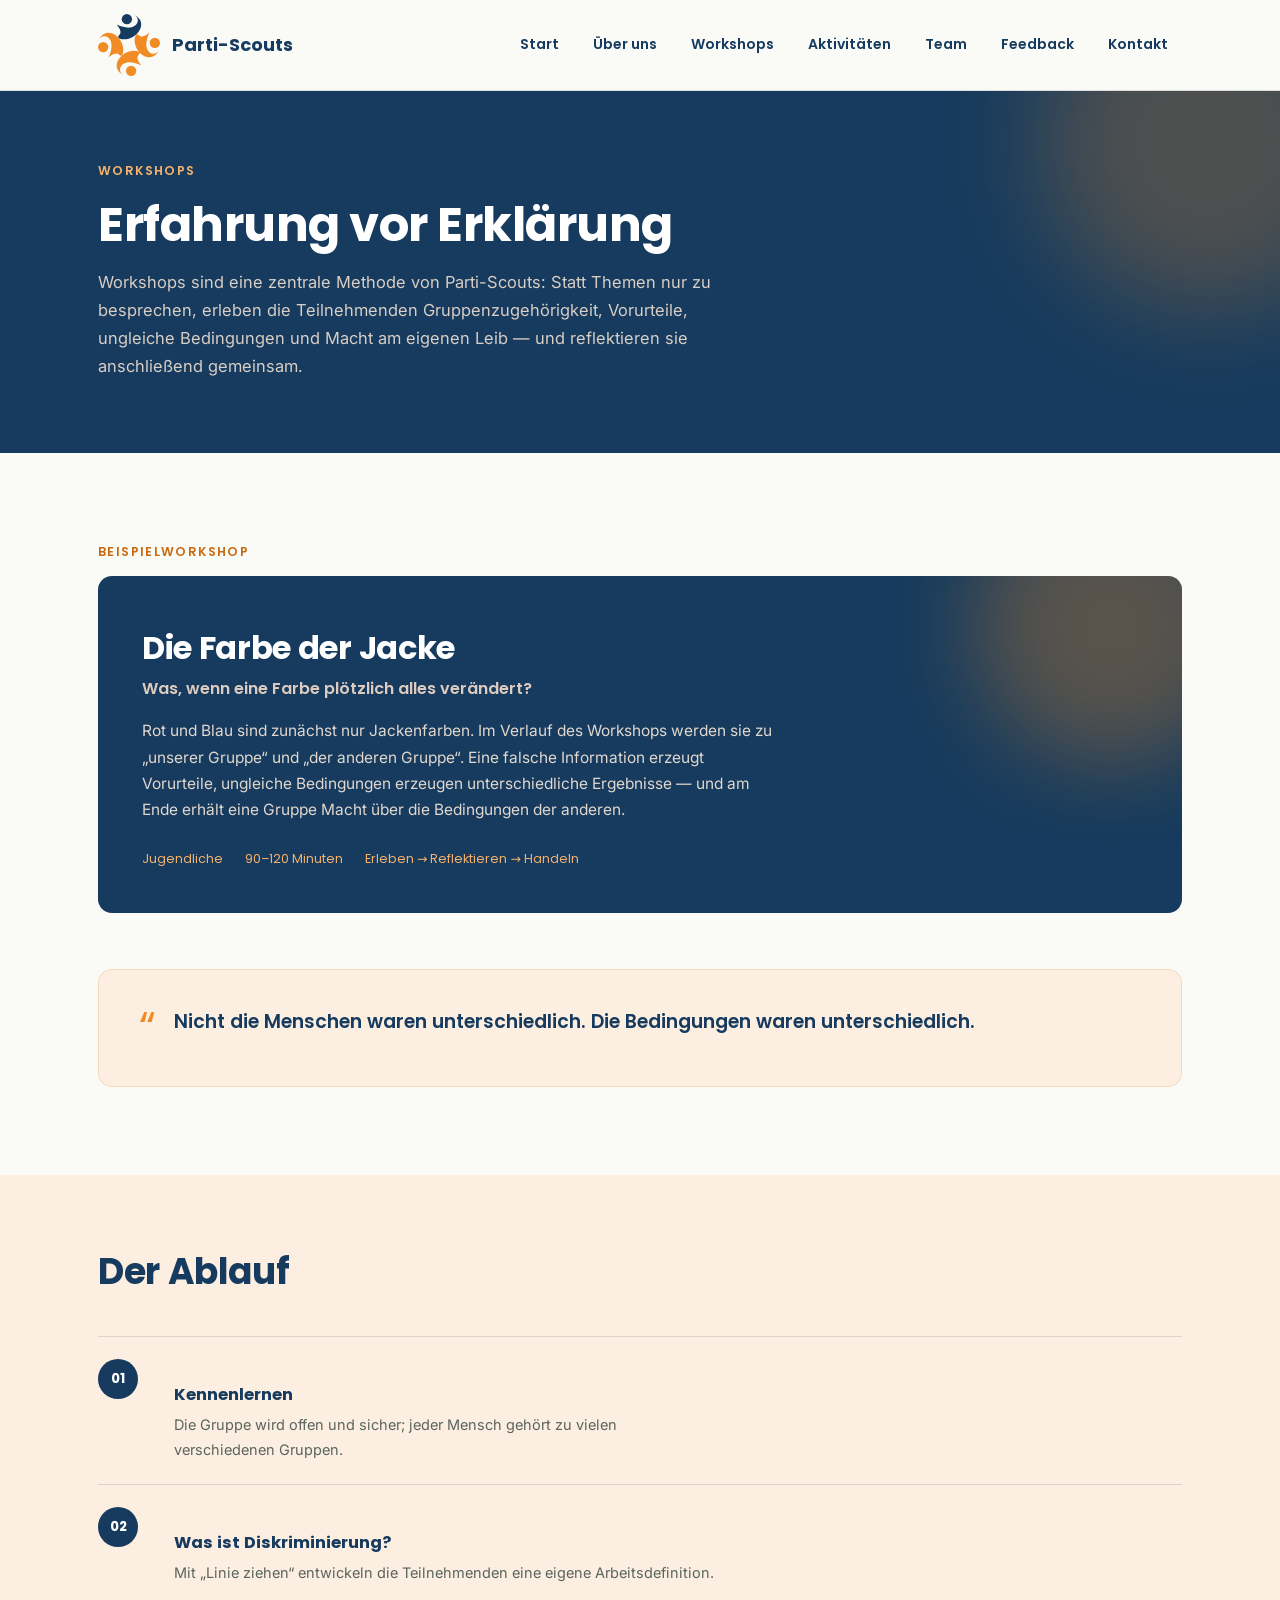
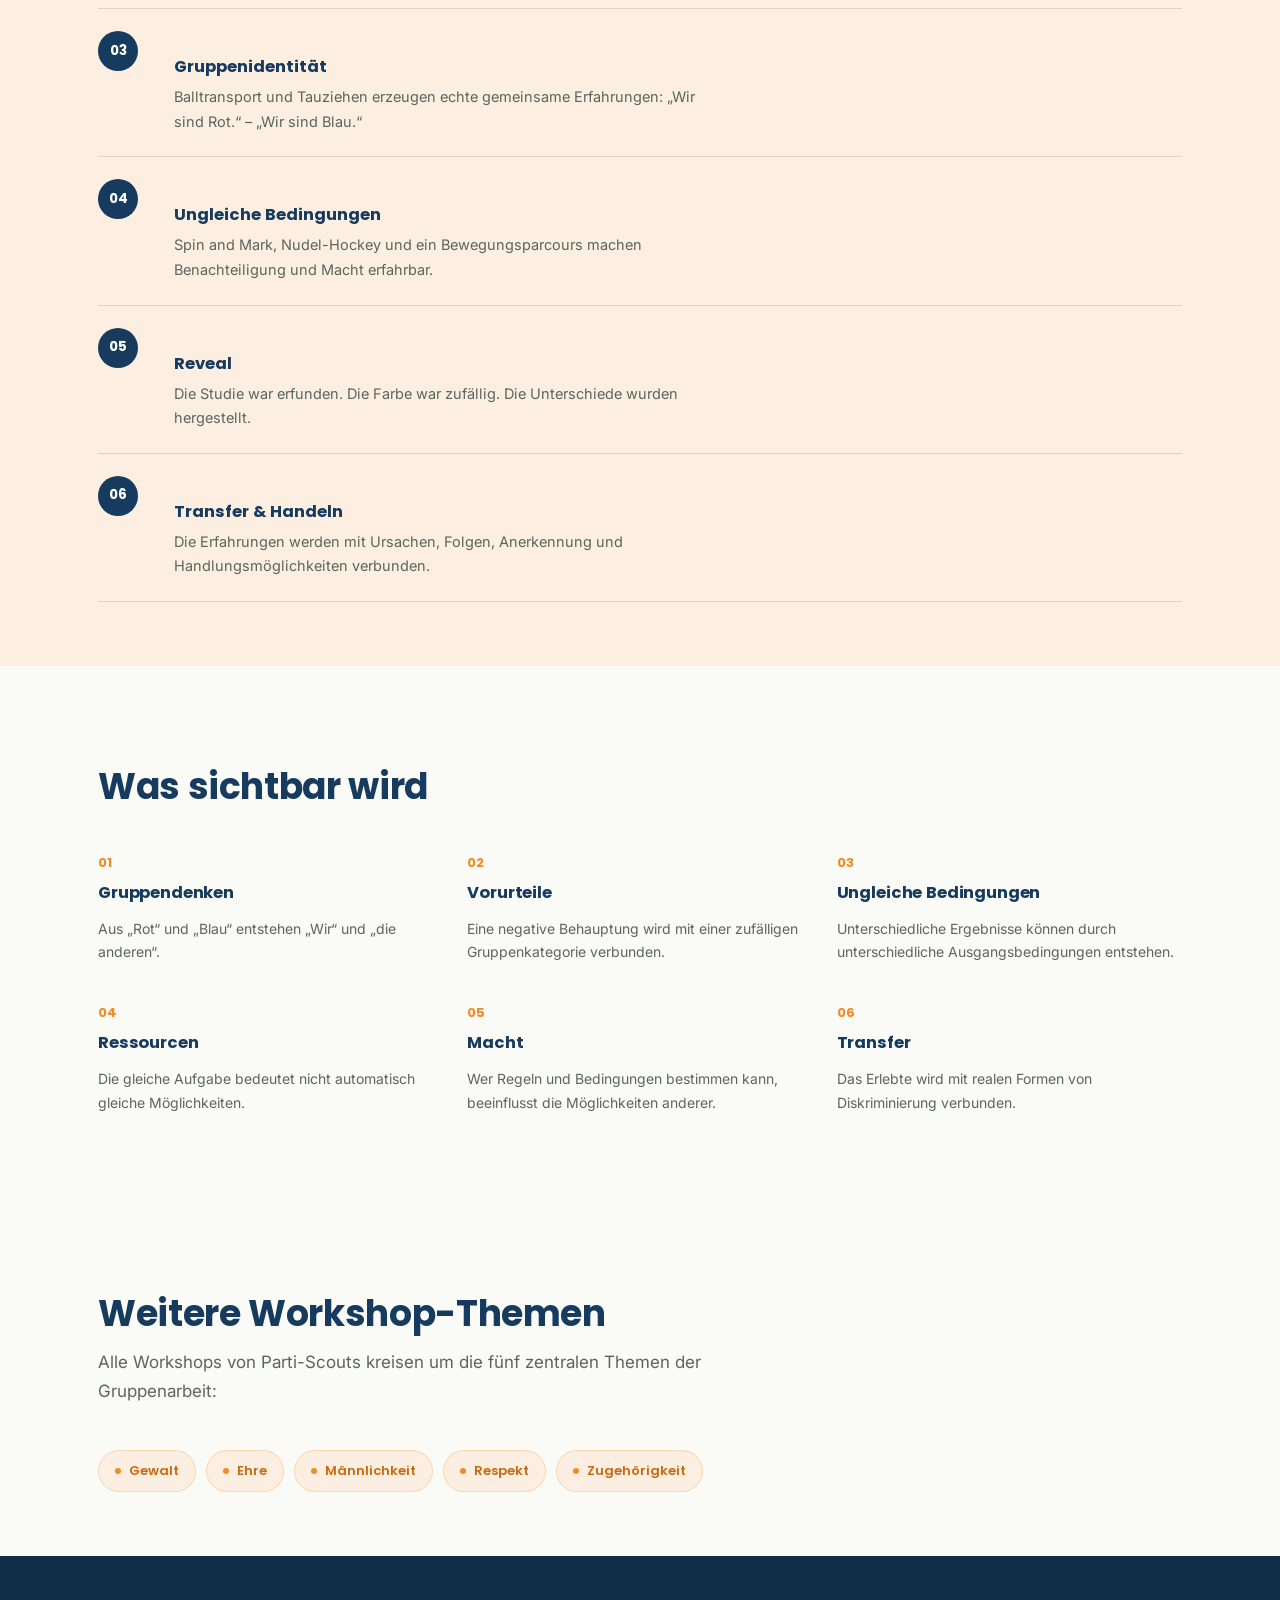
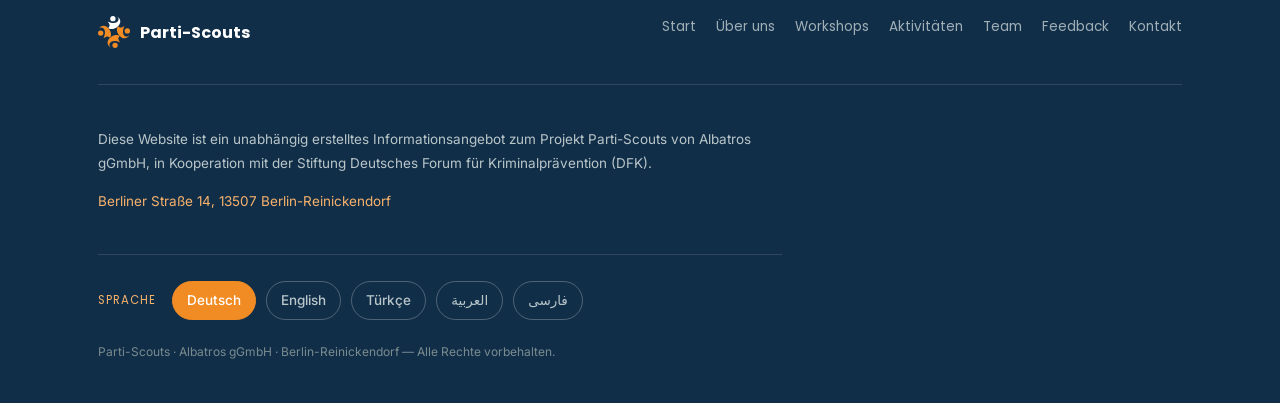
<file: workshops/index.html>
<!DOCTYPE html>
<html lang="de">
<head>
<meta charset="UTF-8">
<meta name="viewport" content="width=device-width, initial-scale=1.0">
<title>Workshops — Parti-Scouts</title>
<meta name="description" content="Erfahrungsorientierte Workshops von Parti-Scouts, darunter das Beispielformat „Die Farbe der Jacke“ zu Vorurteilen, Ungleichheit und Macht.">
<link rel="icon" href="/assets/icon.svg" type="image/svg+xml">
<link rel="preconnect" href="https://fonts.googleapis.com">
<link rel="preconnect" href="https://fonts.gstatic.com" crossorigin>
<link href="https://fonts.googleapis.com/css2?family=Poppins:wght@500;600;700&family=Inter:wght@400;500;600&family=Vazirmatn:wght@400;500;600;700&display=swap" rel="stylesheet">
<link rel="stylesheet" href="/css/style.css?v=20260819e">
</head>
<body>

<header class="site-header">
  <div class="header-inner">
    <a class="brand" href="/"><img src="/assets/logo.svg?v=20260819e" alt="Parti-Scouts"><span>Parti-Scouts</span></a>
    <nav class="main-nav">
      <a href="/" data-i18n="nav.home">Start</a>
      <a href="/about/" data-i18n="nav.about">Über uns</a>
      <a href="/workshops/" data-i18n="nav.workshops">Workshops</a>
      <a href="/activities/" data-i18n="nav.activities">Aktivitäten</a>
      <a href="/team/" data-i18n="nav.team">Team</a>
      <a href="/feedback/" data-i18n="nav.feedback">Feedback</a>
      <a href="/contact/" data-i18n="nav.contact">Kontakt</a>
    </nav>
    <button class="menu-toggle" aria-label="Menü öffnen" aria-expanded="false">
      <svg viewBox="0 0 24 24" fill="none" stroke="currentColor" stroke-width="2"><line x1="3" y1="6" x2="21" y2="6"/><line x1="3" y1="12" x2="21" y2="12"/><line x1="3" y1="18" x2="21" y2="18"/></svg>
    </button>
  </div>
</header>

<section class="page-hero">
  <div class="orb-a" aria-hidden="true"></div>
  <div class="wrap">
    <span class="eyebrow" data-i18n="workshops.eyebrow">Workshops</span>
    <h1 data-i18n="workshops.title">Erfahrung vor Erklärung</h1>
    <p data-i18n="workshops.intro">…</p>
  </div>
</section>

<section>
  <div class="wrap">
    <span class="eyebrow reveal" data-i18n="workshops.featured_label" style="display:block; margin-bottom:14px;">Beispielworkshop</span>
    <div class="featured reveal">
      <div class="orb-a" aria-hidden="true"></div>
      <div class="featured-inner">
        <h3 data-i18n="workshops.featured_title">Die Farbe der Jacke</h3>
        <p class="sub" data-i18n="workshops.featured_sub">Was, wenn eine Farbe plötzlich alles verändert?</p>
        <p class="text" data-i18n="workshops.featured_text">…</p>
        <div class="featured-meta">
          <span data-i18n="workshops.meta_group">Jugendliche</span>
          <span data-i18n="workshops.meta_time">90–120 Minuten</span>
          <span data-i18n="workshops.meta_arc">Erleben → Reflektieren → Handeln</span>
        </div>
      </div>
    </div>

    <div class="quote-panel reveal mt-lg">
      <span class="mark" aria-hidden="true">“</span>
      <p data-i18n="workshops.featured_quote">Nicht die Menschen waren unterschiedlich. Die Bedingungen waren unterschiedlich.</p>
    </div>
  </div>
</section>

<section class="tight" style="background:var(--orange-tint);">
  <div class="wrap">
    <div class="section-head reveal">
      <h2 data-i18n="workshops.timeline_title">Der Ablauf</h2>
    </div>
    <div class="flow-list reveal">
      <div class="flow-item"><div class="flow-num">01</div><div><h4 data-i18n="workshops.t1_t">Kennenlernen</h4><p data-i18n="workshops.t1_p">…</p></div></div>
      <div class="flow-item"><div class="flow-num">02</div><div><h4 data-i18n="workshops.t2_t">Was ist Diskriminierung?</h4><p data-i18n="workshops.t2_p">…</p></div></div>
      <div class="flow-item"><div class="flow-num">03</div><div><h4 data-i18n="workshops.t3_t">Gruppenidentität</h4><p data-i18n="workshops.t3_p">…</p></div></div>
      <div class="flow-item"><div class="flow-num">04</div><div><h4 data-i18n="workshops.t4_t">Ungleiche Bedingungen</h4><p data-i18n="workshops.t4_p">…</p></div></div>
      <div class="flow-item"><div class="flow-num">05</div><div><h4 data-i18n="workshops.t5_t">Reveal</h4><p data-i18n="workshops.t5_p">…</p></div></div>
      <div class="flow-item"><div class="flow-num">06</div><div><h4 data-i18n="workshops.t6_t">Transfer & Handeln</h4><p data-i18n="workshops.t6_p">…</p></div></div>
    </div>
  </div>
</section>

<section>
  <div class="wrap">
    <div class="section-head reveal">
      <h2 data-i18n="workshops.concepts_title">Was sichtbar wird</h2>
    </div>
    <div class="concept-grid reveal">
      <div class="concept"><div class="concept-num">01</div><h3 data-i18n="workshops.c1_t">Gruppendenken</h3><p data-i18n="workshops.c1_p">…</p></div>
      <div class="concept"><div class="concept-num">02</div><h3 data-i18n="workshops.c2_t">Vorurteile</h3><p data-i18n="workshops.c2_p">…</p></div>
      <div class="concept"><div class="concept-num">03</div><h3 data-i18n="workshops.c3_t">Ungleiche Bedingungen</h3><p data-i18n="workshops.c3_p">…</p></div>
      <div class="concept"><div class="concept-num">04</div><h3 data-i18n="workshops.c4_t">Ressourcen</h3><p data-i18n="workshops.c4_p">…</p></div>
      <div class="concept"><div class="concept-num">05</div><h3 data-i18n="workshops.c5_t">Macht</h3><p data-i18n="workshops.c5_p">…</p></div>
      <div class="concept"><div class="concept-num">06</div><h3 data-i18n="workshops.c6_t">Transfer</h3><p data-i18n="workshops.c6_p">…</p></div>
    </div>
  </div>
</section>

<section class="tight">
  <div class="wrap">
    <div class="section-head reveal">
      <h2 data-i18n="workshops.themes_title">Weitere Workshop-Themen</h2>
      <p class="lead" data-i18n="workshops.themes_intro">…</p>
    </div>
    <div class="chip-row reveal">
      <span class="chip" data-i18n="about.theme1">Gewalt</span>
      <span class="chip" data-i18n="about.theme2">Ehre</span>
      <span class="chip" data-i18n="about.theme3">Männlichkeit</span>
      <span class="chip" data-i18n="about.theme4">Respekt</span>
      <span class="chip" data-i18n="about.theme5">Zugehörigkeit</span>
    </div>
  </div>
</section>

<footer class="site-footer">
  <div class="wrap">
    <div class="footer-top">
      <a class="footer-brand" href="/"><img src="/assets/icon-light.svg" alt=""><span>Parti-Scouts</span></a>
      <nav class="footer-nav">
        <a href="/" data-i18n="nav.home">Start</a>
        <a href="/about/" data-i18n="nav.about">Über uns</a>
        <a href="/workshops/" data-i18n="nav.workshops">Workshops</a>
        <a href="/activities/" data-i18n="nav.activities">Aktivitäten</a>
        <a href="/team/" data-i18n="nav.team">Team</a>
        <a href="/feedback/" data-i18n="nav.feedback">Feedback</a>
        <a href="/contact/" data-i18n="nav.contact">Kontakt</a>
      </nav>
    </div>
    <div class="footer-mid">
      <p data-i18n="footer.disclaimer">…</p>
      <p class="addr" data-i18n="footer.address">Berliner Straße 14, 13507 Berlin-Reinickendorf</p>
    </div>
    <div class="lang-bar"><span class="lbl" data-i18n="footer.langLabel">Sprache</span></div>
    <p class="copyright">Parti-Scouts · Albatros gGmbH · Berlin-Reinickendorf — <span data-i18n="footer.rights">Alle Rechte vorbehalten.</span></p>
  </div>
</footer>

<script src="/js/i18n.js?v=20260819e"></script>
<script src="/js/main.js?v=20260819e"></script>
</body>
</html>
</file>
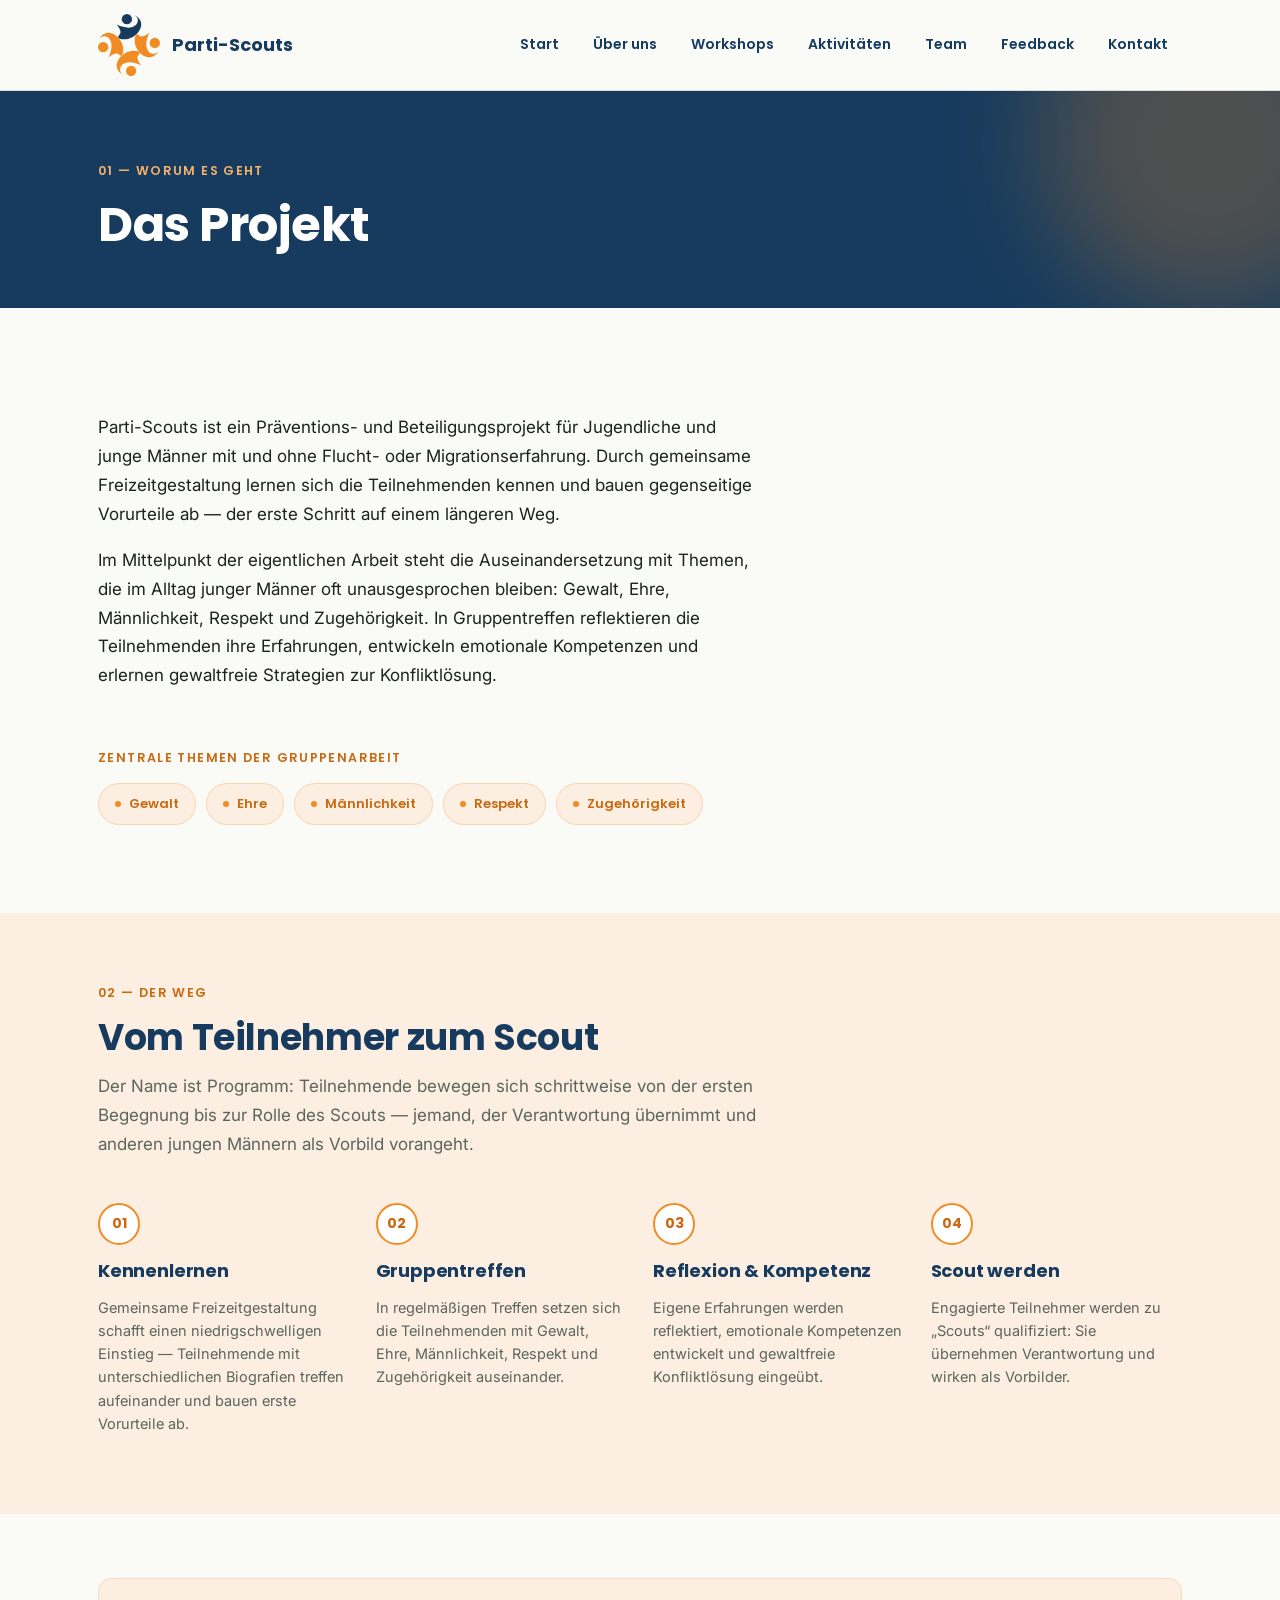
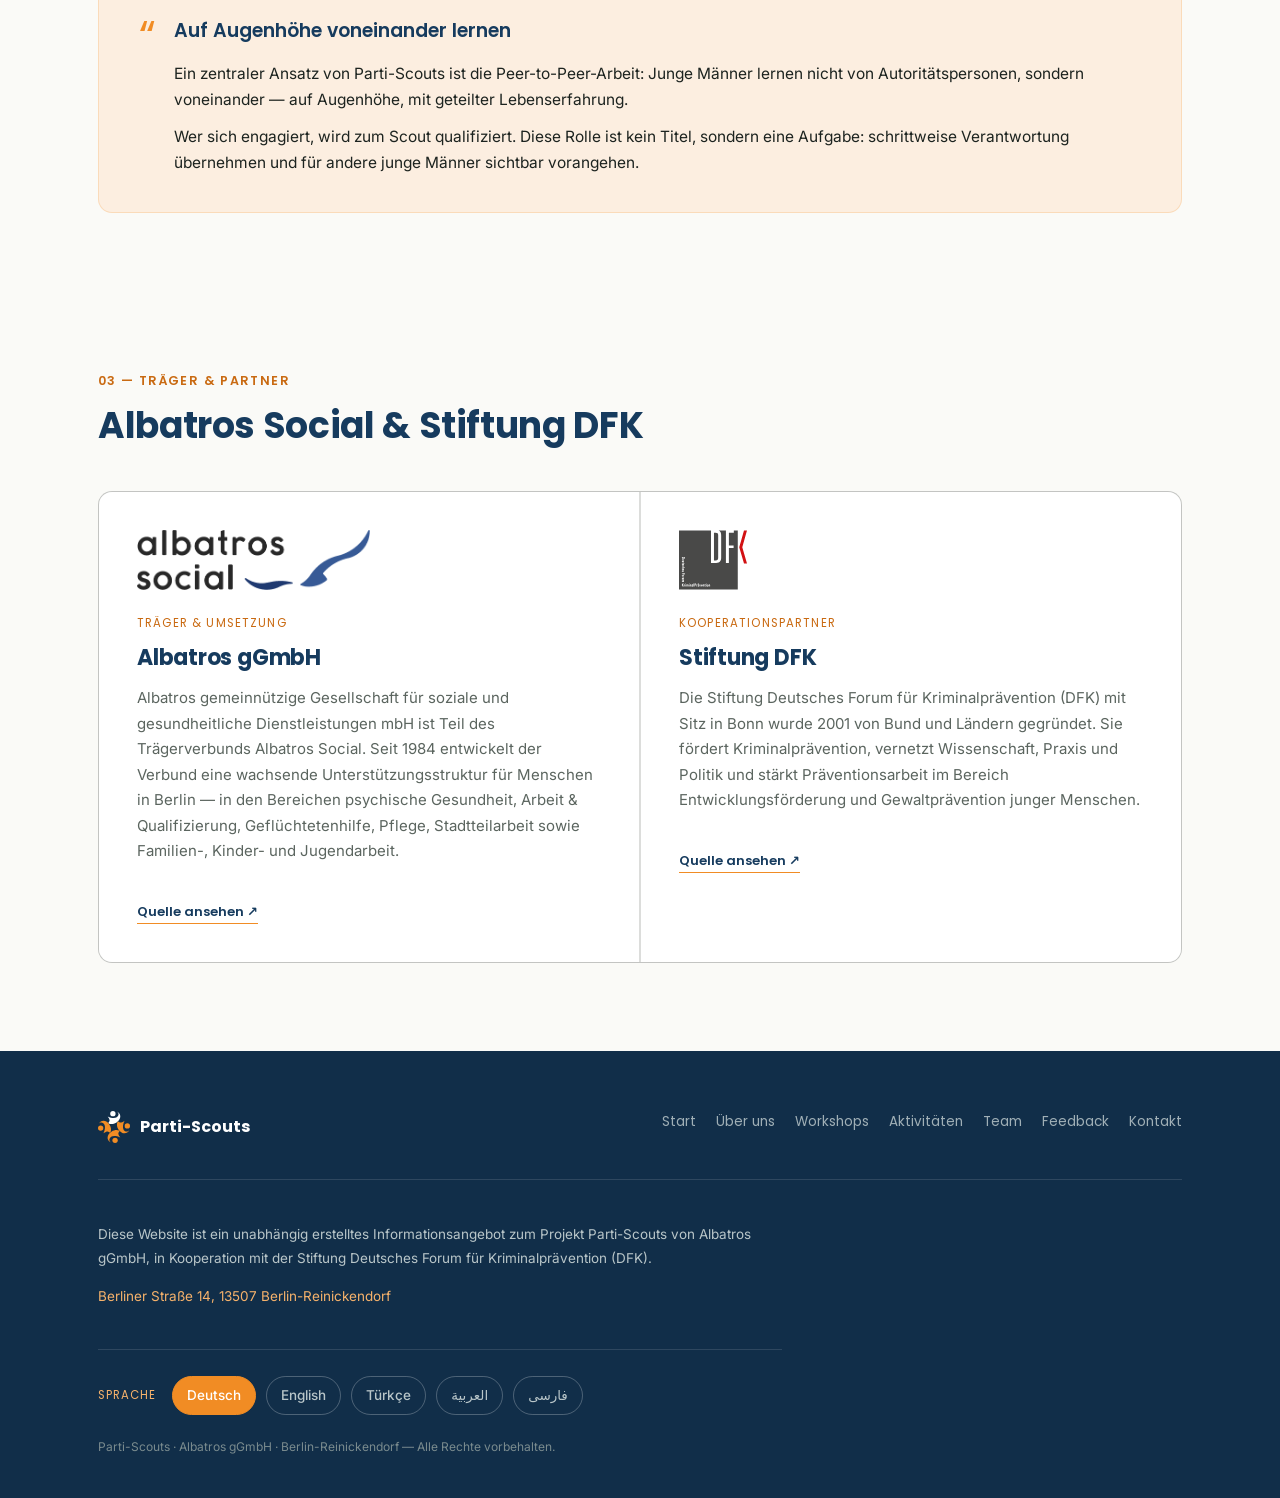
<file: about.html>
<!DOCTYPE html>
<html lang="de">
<head>
<meta charset="UTF-8">
<meta http-equiv="refresh" content="0; url=/about/">
<link rel="canonical" href="https://parti-scouts.de/about/">
<title>Parti-Scouts — Über uns</title>
<script>location.replace('/about/');</script>
</head>
<body>
<p>Diese Seite ist umgezogen: <a href="/about/">weiter zu /about/</a></p>
</body>
</html>
</file>
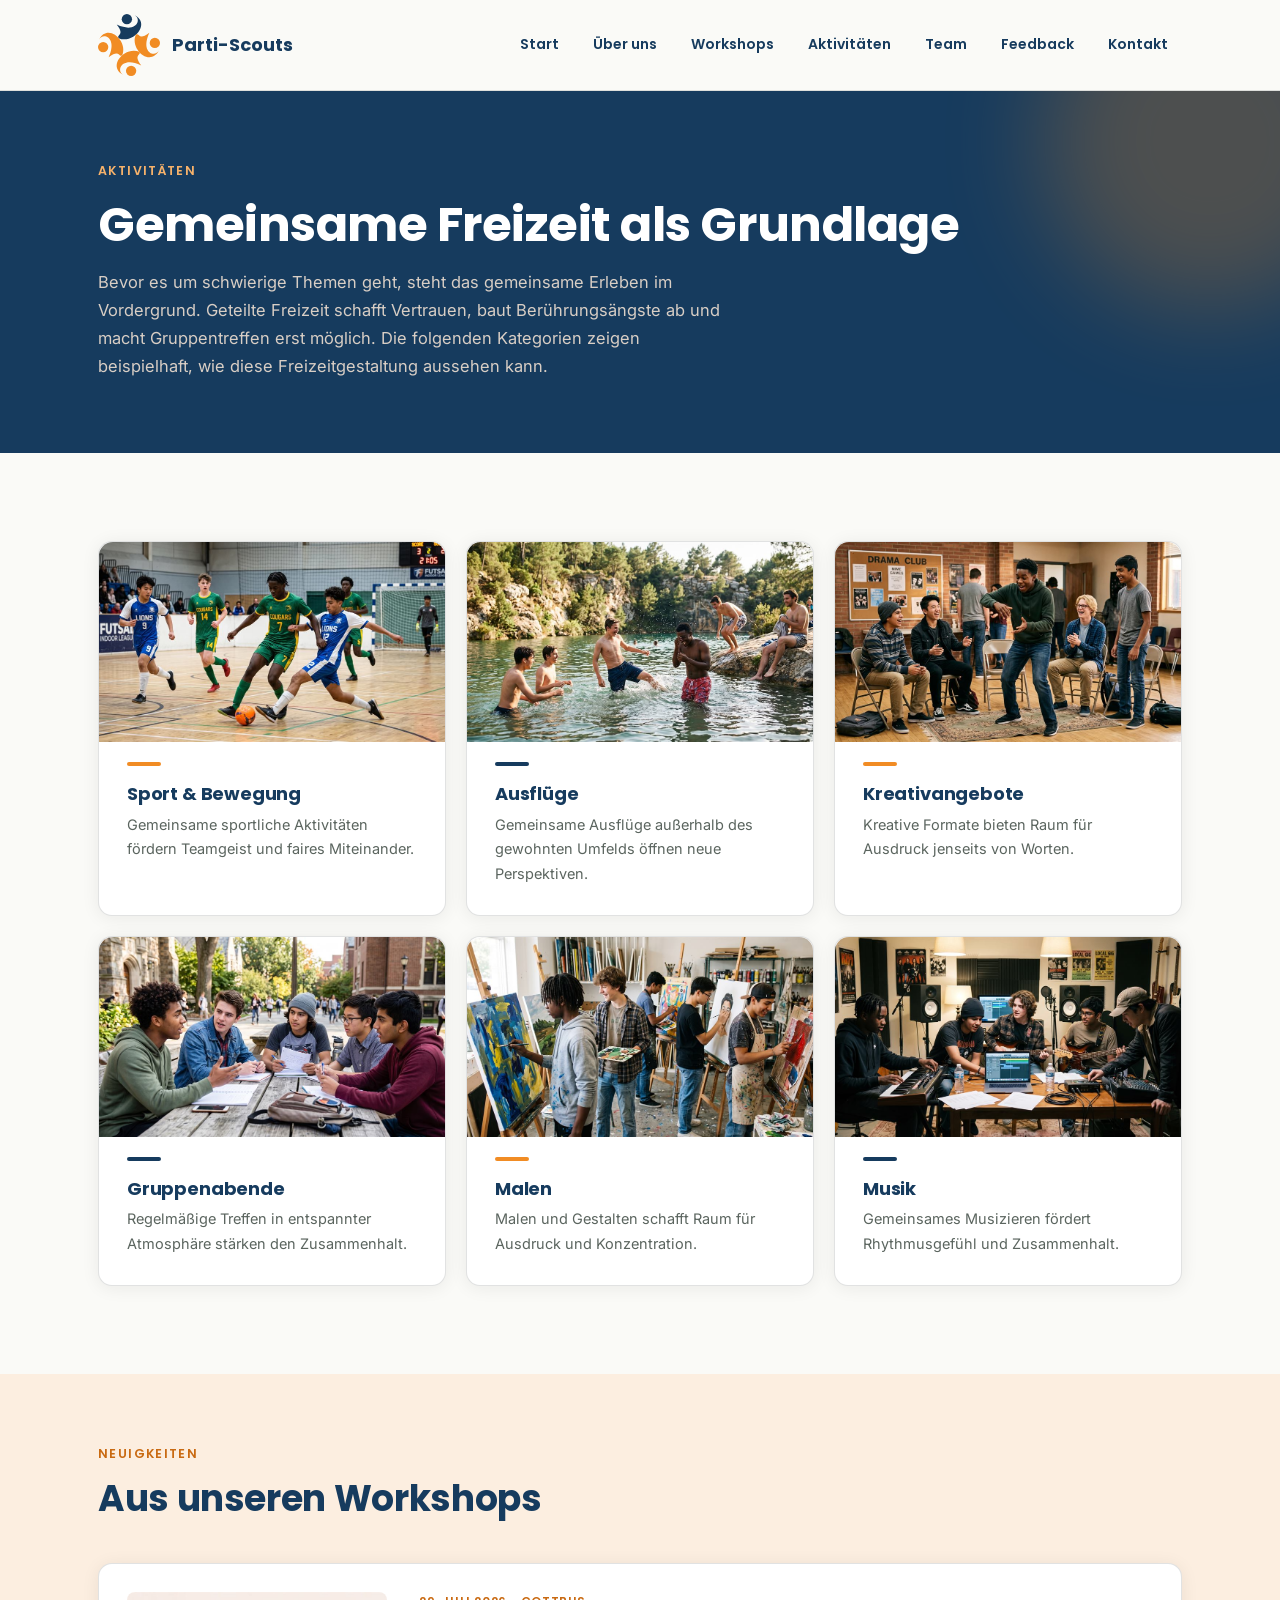
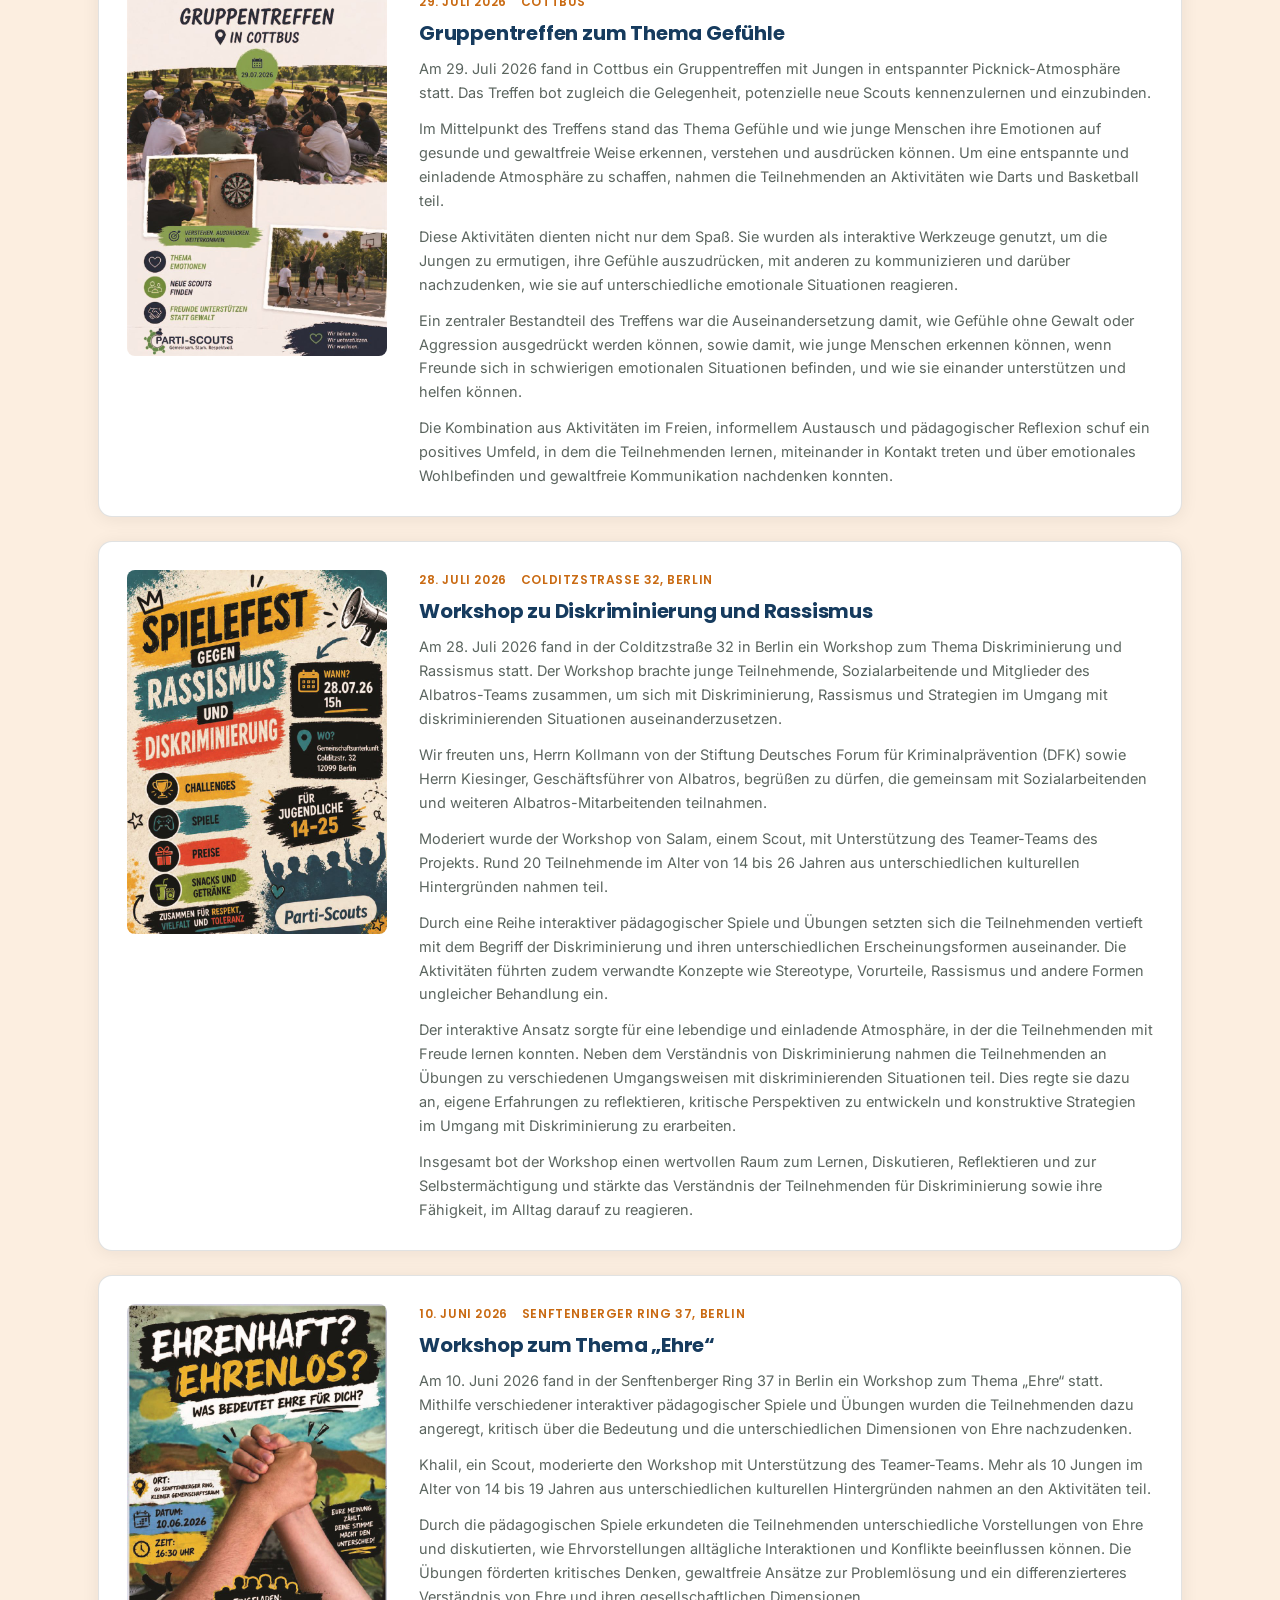
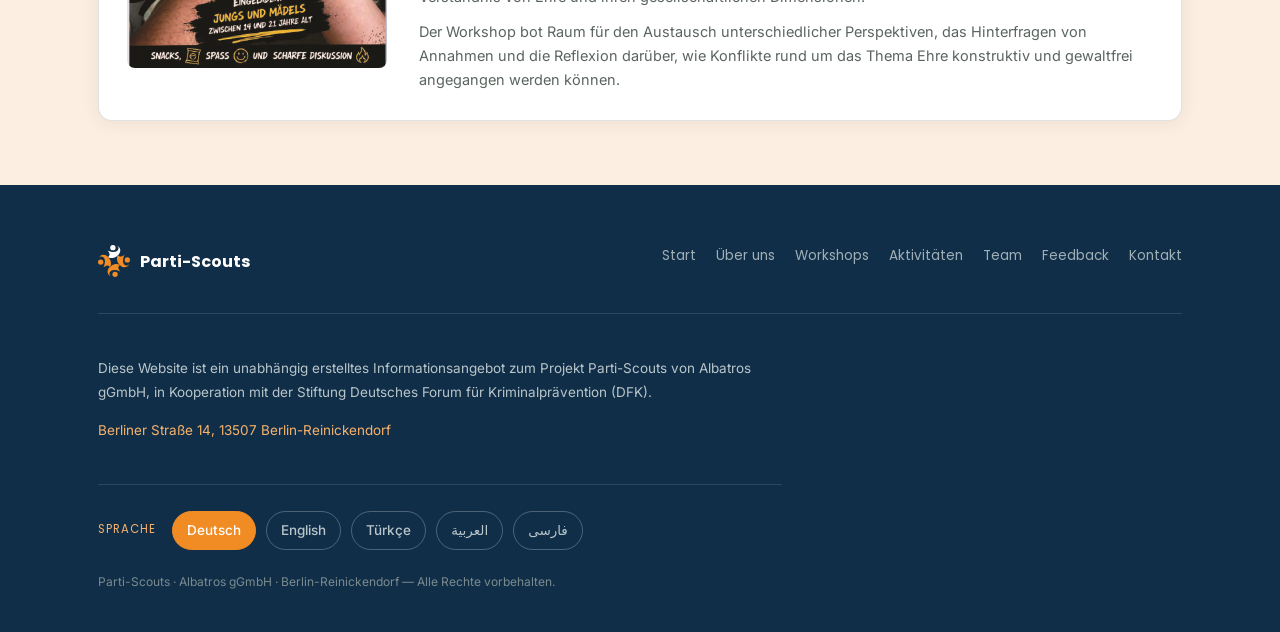
<file: activities.html>
<!DOCTYPE html>
<html lang="de">
<head>
<meta charset="UTF-8">
<meta http-equiv="refresh" content="0; url=/activities/">
<link rel="canonical" href="https://parti-scouts.de/activities/">
<title>Parti-Scouts — Aktivitäten</title>
<script>location.replace('/activities/');</script>
</head>
<body>
<p>Diese Seite ist umgezogen: <a href="/activities/">weiter zu /activities/</a></p>
</body>
</html>
</file>
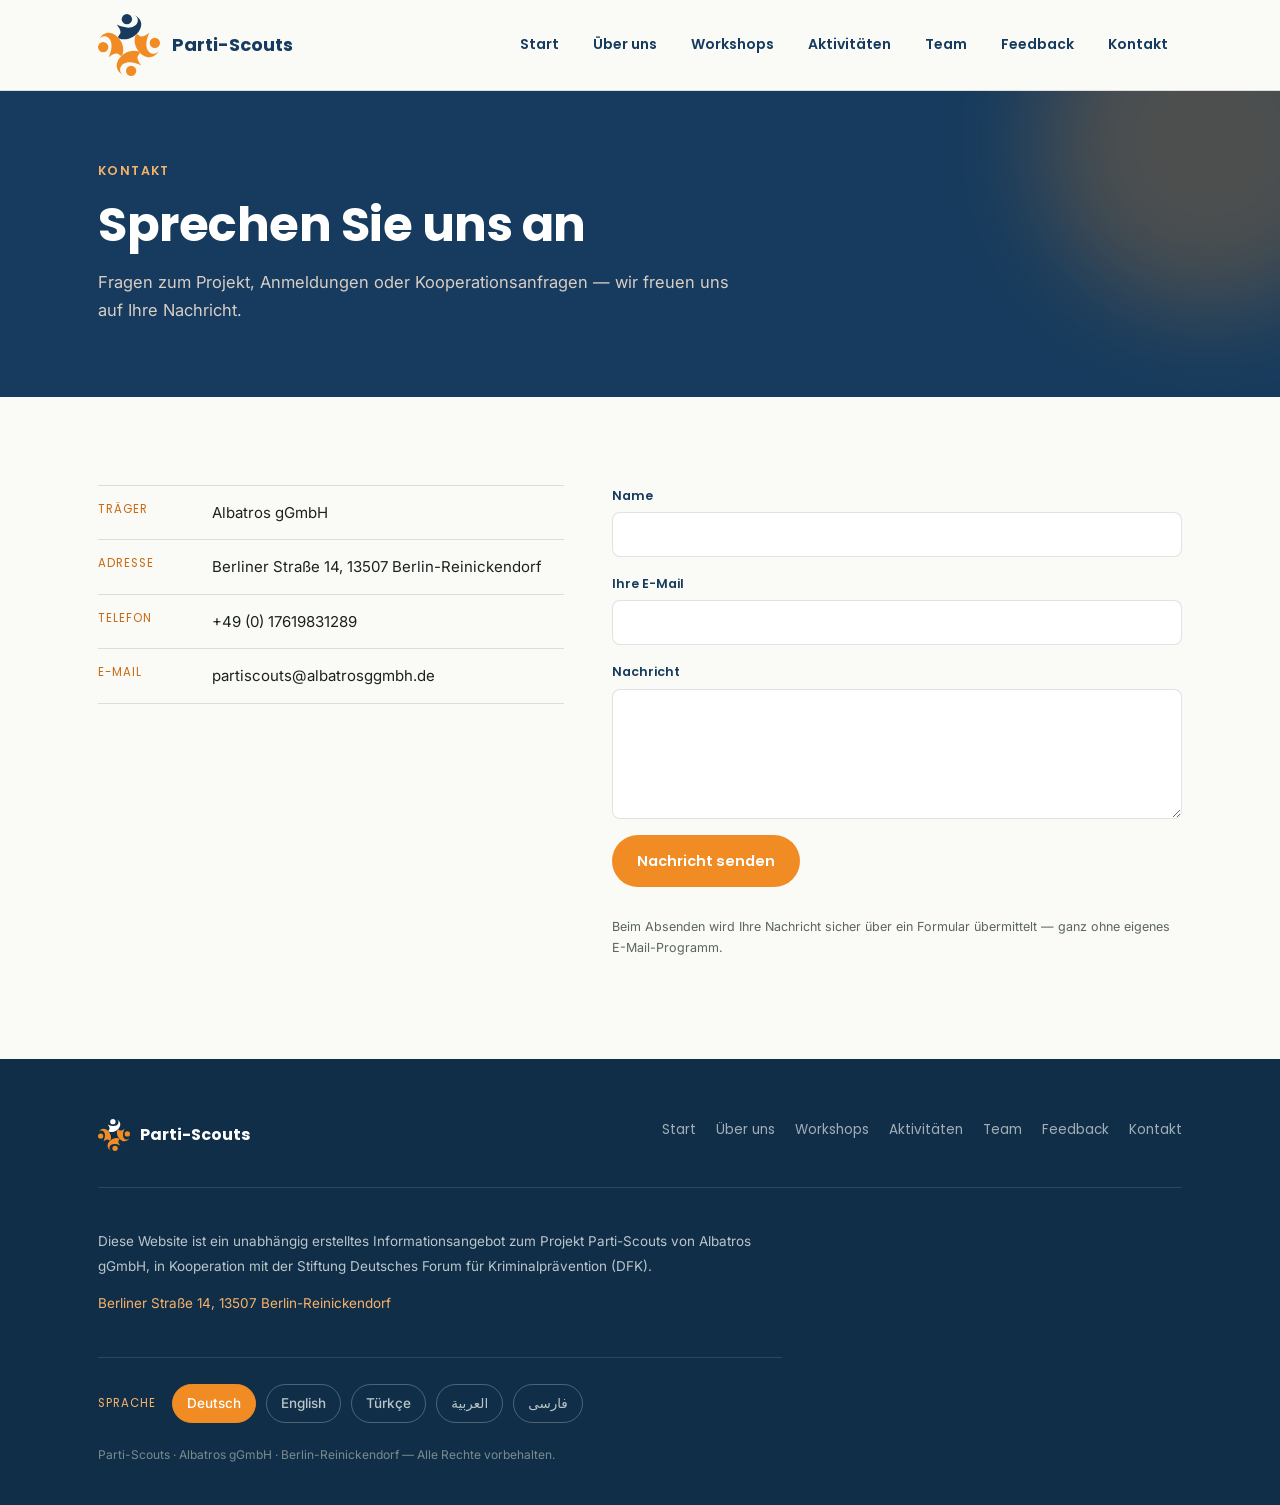
<file: contact.html>
<!DOCTYPE html>
<html lang="de">
<head>
<meta charset="UTF-8">
<meta http-equiv="refresh" content="0; url=/contact/">
<link rel="canonical" href="https://parti-scouts.de/contact/">
<title>Parti-Scouts — Kontakt</title>
<script>location.replace('/contact/');</script>
</head>
<body>
<p>Diese Seite ist umgezogen: <a href="/contact/">weiter zu /contact/</a></p>
</body>
</html>
</file>
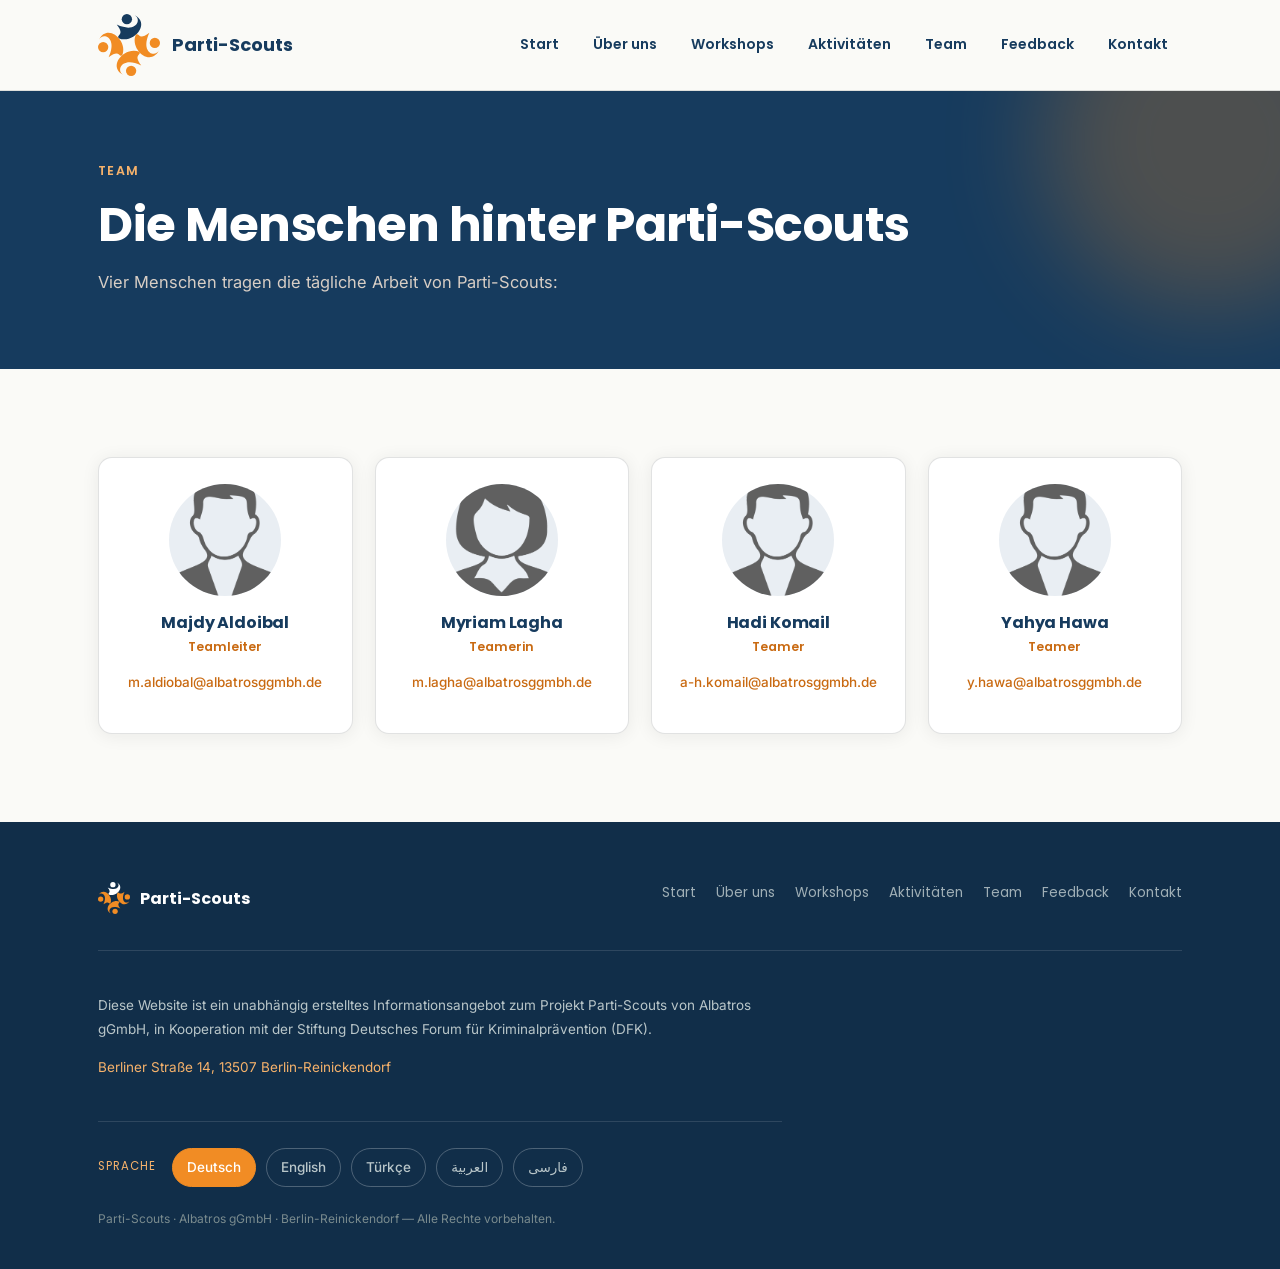
<file: team.html>
<!DOCTYPE html>
<html lang="de">
<head>
<meta charset="UTF-8">
<meta http-equiv="refresh" content="0; url=/team/">
<link rel="canonical" href="https://parti-scouts.de/team/">
<title>Parti-Scouts — Team</title>
<script>location.replace('/team/');</script>
</head>
<body>
<p>Diese Seite ist umgezogen: <a href="/team/">weiter zu /team/</a></p>
</body>
</html>
</file>
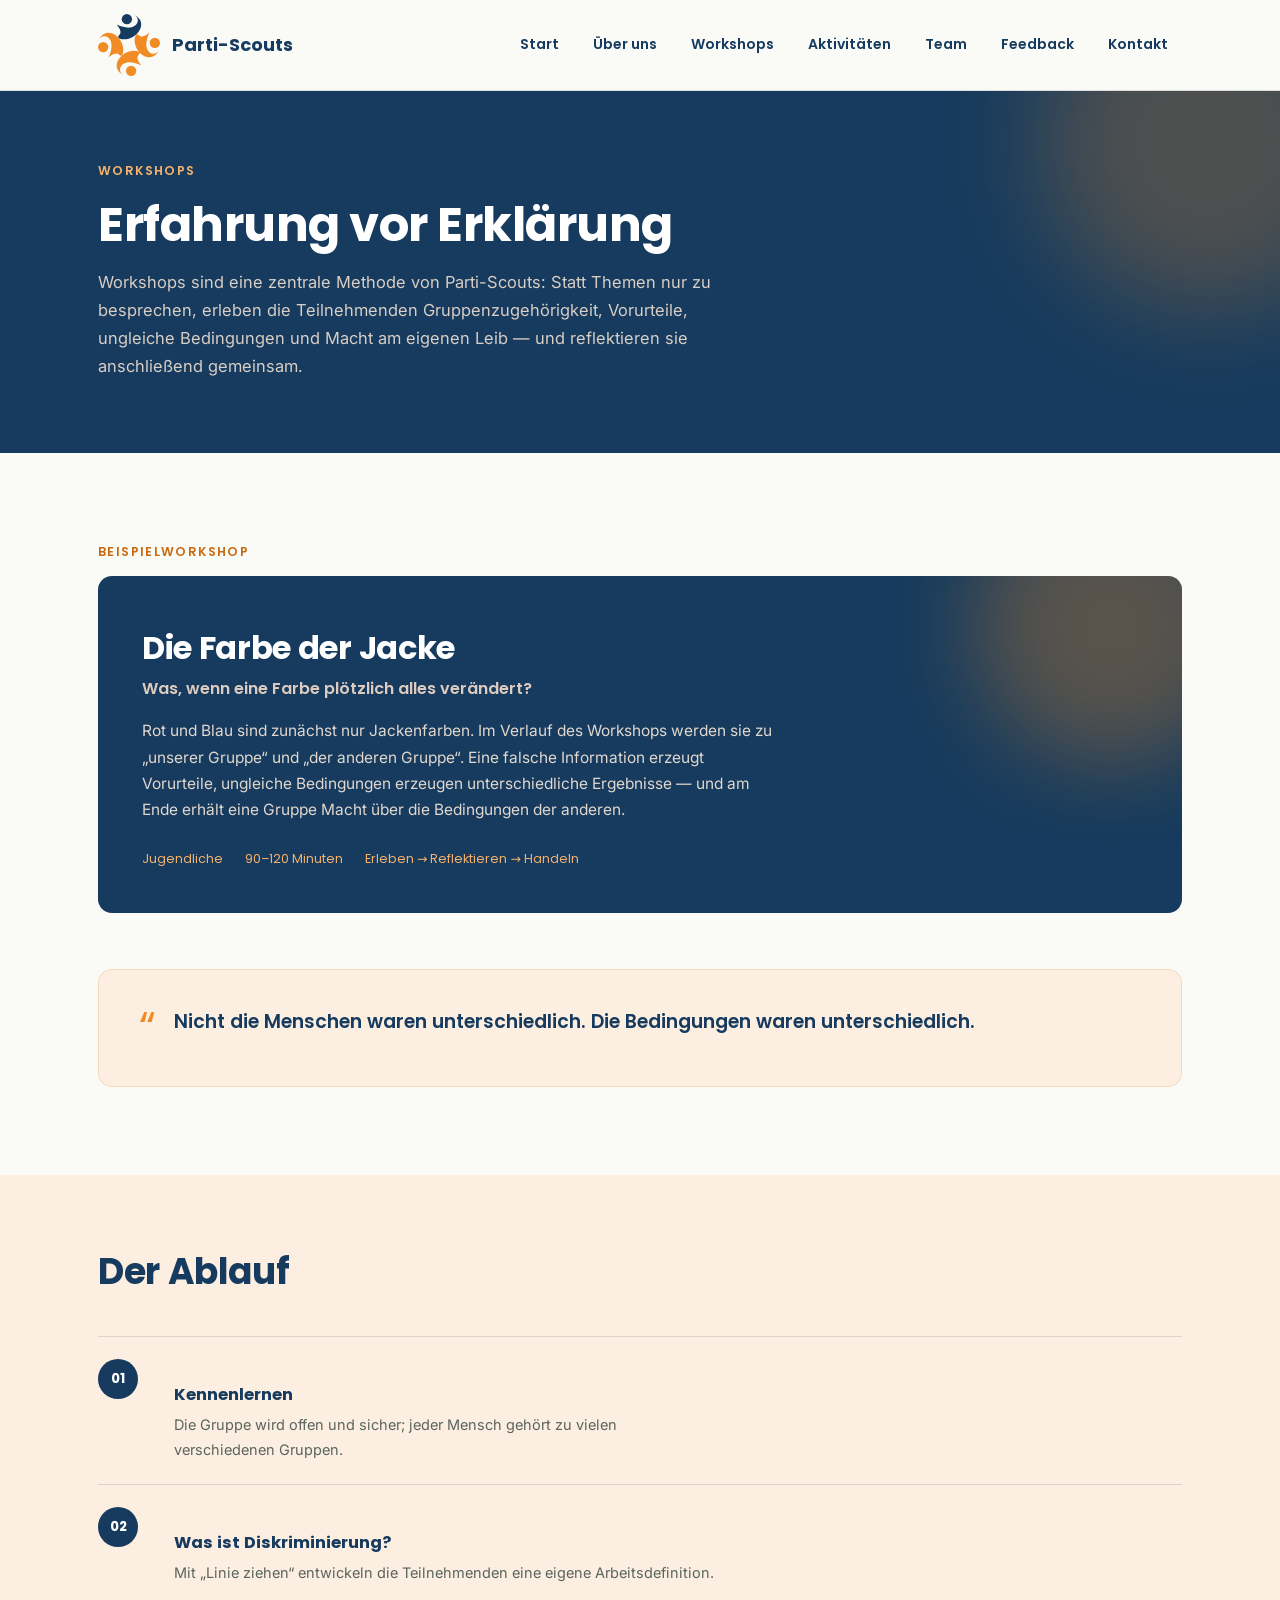
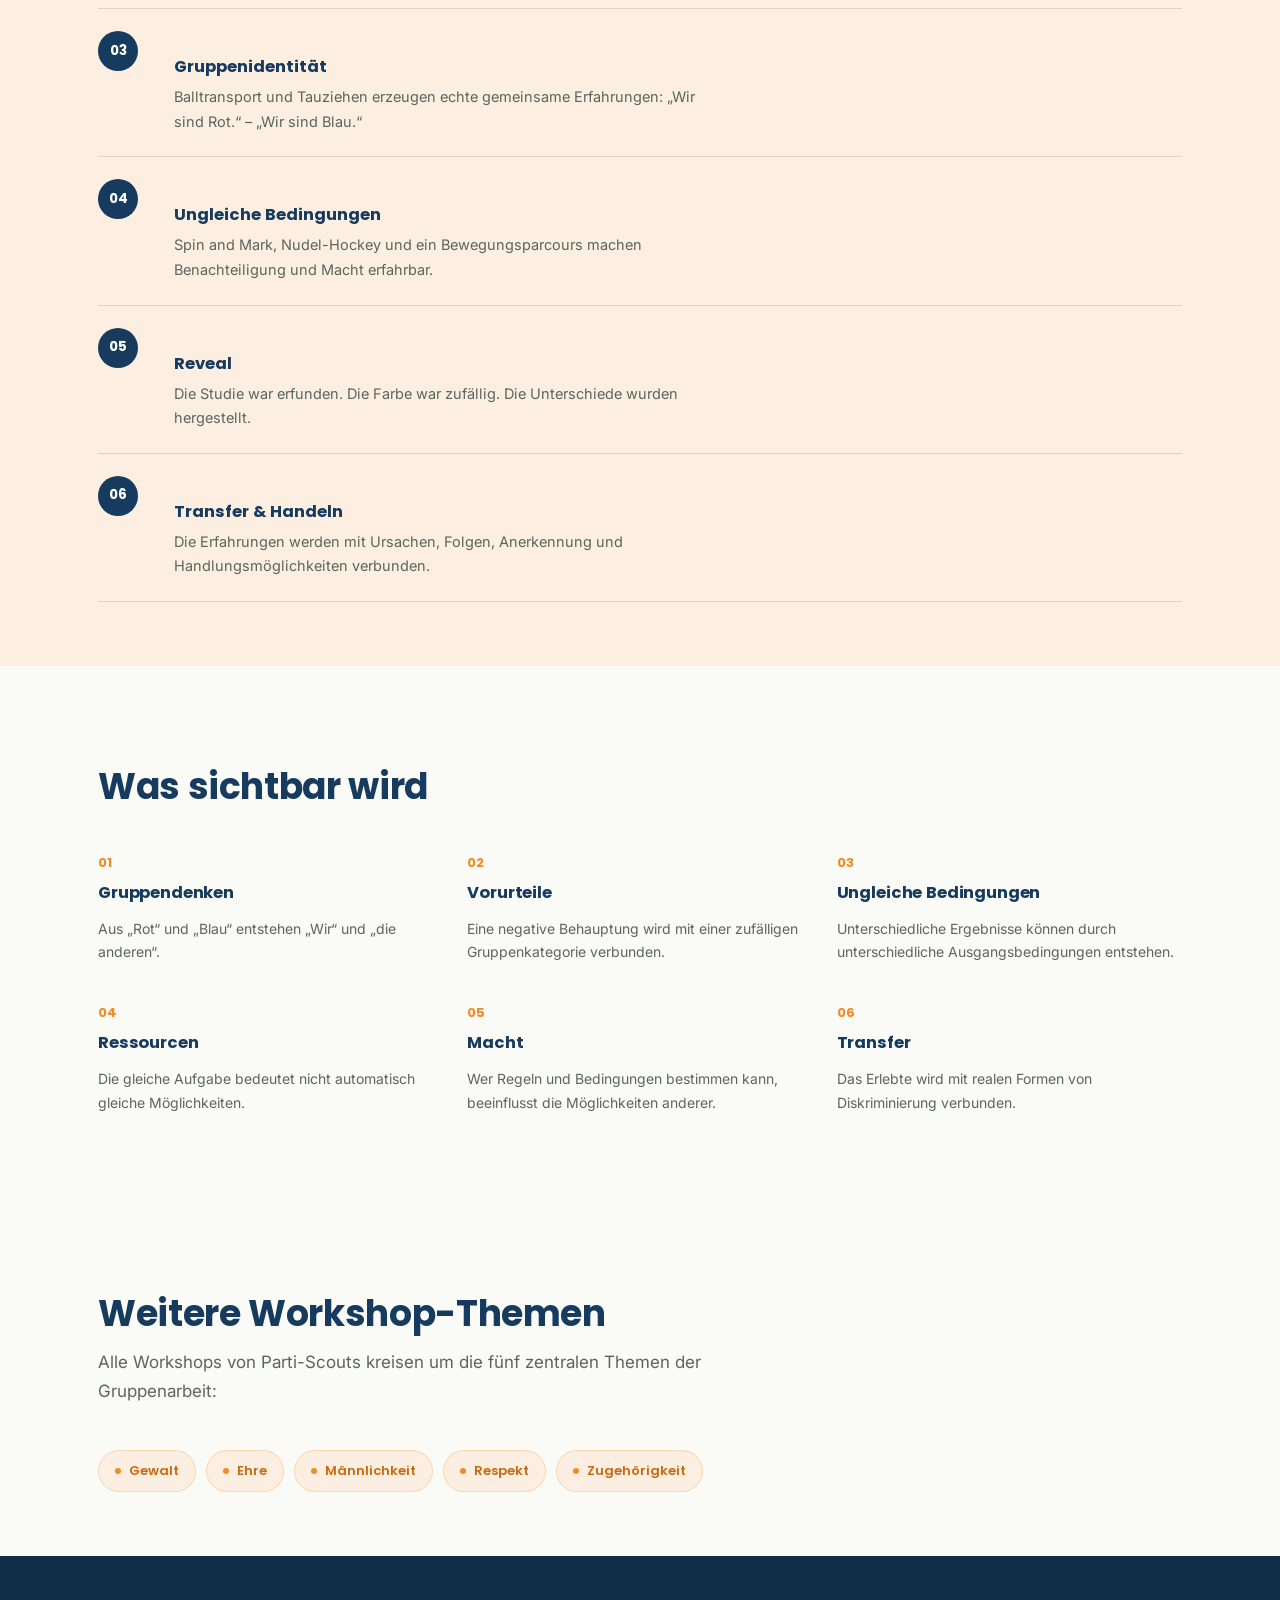
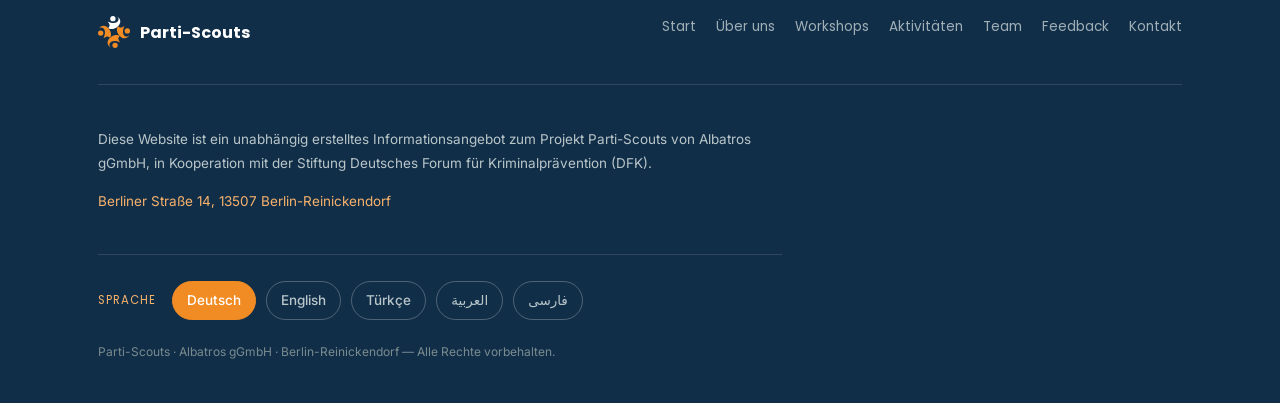
<file: workshops.html>
<!DOCTYPE html>
<html lang="de">
<head>
<meta charset="UTF-8">
<meta http-equiv="refresh" content="0; url=/workshops/">
<link rel="canonical" href="https://parti-scouts.de/workshops/">
<title>Parti-Scouts — Workshops</title>
<script>location.replace('/workshops/');</script>
</head>
<body>
<p>Diese Seite ist umgezogen: <a href="/workshops/">weiter zu /workshops/</a></p>
</body>
</html>
</file>
<file: css/style.css>
/* ==========================================================================
   Parti-Scouts — shared stylesheet
   Palette derived directly from the project logo:
     navy  #163B5E   orange #F18C24
   ========================================================================== */

:root{
  --navy:#163B5E;
  --navy-dark:#112E49;
  --navy-tint:#E9EEF3;
  --orange:#F18C24;
  --orange-dark:#C96A12;
  --orange-tint:#FCEEE0;
  --paper:#FAFAF7;
  --ink:#1C231F;
  --muted:#5B655F;
  --line:rgba(28,35,31,0.13);
  --radius:14px;
  --radius-sm:8px;
  --display:'Poppins', system-ui, sans-serif;
  --body:'Inter', system-ui, sans-serif;
  --script:'Vazirmatn', 'Noto Sans Arabic', system-ui, sans-serif;
  --shadow:0 2px 18px rgba(28,35,31,0.07);
}

*,*::before,*::after{box-sizing:border-box;}
[hidden]{display:none !important;}
html{scroll-behavior:smooth;}
@media (prefers-reduced-motion:reduce){
  html{scroll-behavior:auto;}
  *{animation-duration:0.01ms !important; transition-duration:0.01ms !important;}
}
body{
  margin:0;
  background:var(--paper);
  color:var(--ink);
  font-family:var(--body);
  font-size:16.5px;
  line-height:1.7;
  -webkit-font-smoothing:antialiased;
}
[dir="rtl"] body{font-family:var(--script);}
[dir="rtl"] h1,[dir="rtl"] h2,[dir="rtl"] h3,[dir="rtl"] .eyebrow{font-family:var(--script);}

img,svg{display:block; max-width:100%;}
a{color:inherit; text-decoration:none;}
ul{list-style:none; margin:0; padding:0;}
button{font:inherit; cursor:pointer;}

h1,h2,h3{
  font-family:var(--display);
  color:var(--navy);
  font-weight:700;
  line-height:1.15;
  letter-spacing:-0.01em;
  margin:0;
}

.eyebrow{
  font-family:var(--display);
  font-size:12.5px;
  font-weight:600;
  letter-spacing:0.11em;
  text-transform:uppercase;
  color:var(--orange-dark);
}

a:focus-visible, button:focus-visible, input:focus-visible, textarea:focus-visible{
  outline:2px solid var(--orange);
  outline-offset:3px;
  border-radius:4px;
}

.wrap{max-width:1140px; margin:0 auto; padding:0 28px;}

/* ---------- Header ---------- */
.site-header{
  position:sticky; top:0; z-index:60;
  background:rgba(250,250,247,0.97);
  border-bottom:1px solid var(--line);
  transition:transform 0.28s ease;
}
.site-header.header-hidden{transform:translateY(-100%);}
@media (prefers-reduced-motion:reduce){
  .site-header{transition:none;}
}
/* Note: intentionally no backdrop-filter here — a filter/backdrop-filter on
   this ancestor would create a new containing block for the fixed-position
   mobile nav panel below, trapping it inside the header's own (small) box
   instead of letting it fill the viewport. */
.header-inner{
  max-width:1140px; margin:0 auto; padding:14px 28px;
  display:flex; align-items:center; justify-content:space-between; gap:24px;
}
.brand{display:flex; align-items:center; gap:12px;}
.brand img{height:62px; width:auto;}
.brand span{font-family:var(--display); font-weight:700; font-size:18px; color:var(--navy); white-space:nowrap;}
[dir="rtl"] .brand span{font-family:var(--script);}
.main-nav{display:flex; gap:6px; align-items:center;}
.main-nav a{
  font-family:var(--display);
  font-size:14px; font-weight:600;
  padding:9px 14px; border-radius:100px;
  color:var(--navy);
  transition:background 0.15s ease, color 0.15s ease;
}
.main-nav a:hover{background:var(--orange-tint);}
.main-nav a.active{background:var(--orange); color:#fff;}
.menu-toggle{
  display:none;
  background:none; border:1.5px solid var(--navy); border-radius:8px;
  width:40px; height:40px; align-items:center; justify-content:center;
  color:var(--navy);
}
.menu-toggle svg{width:20px; height:20px;}

@media (max-width:860px){
  .main-nav{
    position:fixed; inset:64px 0 0 0; z-index:55;
    background:var(--paper);
    flex-direction:column; align-items:stretch;
    padding:18px 28px; gap:4px;
    transform:translateY(-8px);
    opacity:0; pointer-events:none;
    transition:opacity 0.2s ease, transform 0.2s ease;
    border-top:1px solid var(--line);
  }
  .main-nav.open{opacity:1; pointer-events:auto; transform:translateY(0);}
  .main-nav a{padding:14px 12px; font-size:16px; border-radius:10px;}
  .menu-toggle{display:flex;}
}

/* ---------- Hero ---------- */
.hero{
  position:relative;
  overflow:hidden;
  background:var(--navy) url('../assets/background-desktop.jpg') center/cover no-repeat;
  color:#fff;
  padding:88px 0 96px;
}
@media (max-width:700px){
  .hero{background-image:url('../assets/background-mobile.jpg');}
}
.hero::before{
  content:''; position:absolute; inset:0; z-index:0;
  background:linear-gradient(180deg, rgba(17,46,73,0.58) 0%, rgba(17,46,73,0.72) 100%);
}
.hero .orb{
  position:absolute; z-index:1; border-radius:50%; filter:blur(50px); opacity:0.28; pointer-events:none;
}
.hero .orb-a{width:420px; height:420px; background:var(--orange); top:-140px; inset-inline-end:-120px;}
.hero .orb-b{width:300px; height:300px; background:#F2A65A; bottom:-120px; inset-inline-start:-80px; opacity:0.18;}
.hero-inner{position:relative; z-index:2; max-width:1140px; margin:0 auto; padding:0 28px;}
.hero .eyebrow{color:#fff; text-shadow:0 2px 10px rgba(0,0,0,0.4);}
.hero h1{font-size:clamp(38px,7vw,68px); color:#fff; margin-top:16px; text-shadow:0 2px 14px rgba(0,0,0,0.4);}
.hero p.tagline{
  font-family:var(--body); font-size:clamp(16px,2vw,19px);
  max-width:600px; margin-top:20px; color:#fff; font-weight:400;
  text-shadow:0 2px 10px rgba(0,0,0,0.4);
}
[dir="rtl"] .hero p.tagline{font-family:var(--script);}
.hero-actions{display:flex; gap:14px; margin-top:34px; flex-wrap:wrap;}

.btn{
  display:inline-flex; align-items:center; gap:8px;
  font-family:var(--display); font-weight:600; font-size:14.5px;
  padding:13px 24px; border-radius:100px;
  transition:transform 0.15s ease, background 0.15s ease, opacity 0.15s ease;
  border:1.5px solid transparent;
}
[dir="rtl"] .btn{font-family:var(--script);}
.btn-primary{background:var(--orange); color:#fff;}
.btn-primary:hover{background:var(--orange-dark);}
.btn-ghost{border-color:rgba(255,255,255,0.5); color:#fff;}
.btn-ghost:hover{background:rgba(255,255,255,0.1);}
.btn-outline{border-color:var(--navy); color:var(--navy);}
.btn-outline:hover{background:var(--navy-tint);}

.hero-facts{
  display:grid; grid-template-columns:repeat(3,1fr); gap:20px;
  margin-top:56px; padding-top:32px; border-top:1px solid rgba(255,255,255,0.18);
}
.hero-facts div .k{font-size:11.5px; letter-spacing:0.08em; text-transform:uppercase; color:#F6B26B; font-family:var(--display);}
.hero-facts div .v{font-size:15px; margin-top:6px; color:#fff; font-weight:600;}
.hero-facts div .v.logo-fact{display:flex; align-items:center; gap:9px;}
.hero-facts .fact-logo{height:22px; width:auto; display:block; filter:drop-shadow(0 2px 6px rgba(0,0,0,0.5));}
@media (max-width:700px){.hero-facts{grid-template-columns:1fr 1fr;}}

/* ---------- Page header (non-home hero) ---------- */
.page-hero{background:var(--navy); color:#fff; padding:64px 0 56px; position:relative; overflow:hidden;}
.page-hero .orb-a{width:340px; height:340px; background:var(--orange); top:-120px; inset-inline-end:-100px; position:absolute; border-radius:50%; filter:blur(50px); opacity:0.25;}
.page-hero .eyebrow{color:#F6B26B;}
.page-hero h1{color:#fff; font-size:clamp(32px,5vw,48px); margin-top:14px;}
.page-hero p{color:#D8CEC5; max-width:640px; margin-top:16px; font-size:16.5px;}
[dir="rtl"] .page-hero p{font-family:var(--script);}

/* ---------- Section base ---------- */
section{padding:88px 0;}
section.tight{padding:64px 0;}
.section-head{margin-bottom:44px;}
.section-head h2{font-size:clamp(26px,3.6vw,36px); margin-top:12px;}
.section-head p.lead{margin-top:14px; font-size:17px; color:var(--muted); max-width:64ch;}

.reveal{opacity:0; transform:translateY(16px); transition:opacity 0.6s ease, transform 0.6s ease;}
.reveal.in{opacity:1; transform:translateY(0);}

/* ---------- Chips ---------- */
.chip-row{display:flex; flex-wrap:wrap; gap:10px;}
.chip{
  font-family:var(--display); font-size:13px; font-weight:600;
  padding:9px 16px; border-radius:100px;
  background:var(--orange-tint); color:var(--orange-dark);
  border:1px solid rgba(241,140,36,0.25);
  display:inline-flex; align-items:center; gap:8px;
}
[dir="rtl"] .chip{font-family:var(--script);}
.chip::before{content:""; width:6px; height:6px; border-radius:50%; background:var(--orange); flex-shrink:0;}

/* ---------- Two column / grids ---------- */
.grid-2{display:grid; grid-template-columns:1fr; gap:40px; align-items:start;}
.prose p{font-size:17px; max-width:60ch; color:var(--ink);}
.prose p + p{margin-top:16px;}

/* ---------- Timeline / steps (ring badges echo the logo mark) ---------- */
.steps{display:grid; grid-template-columns:repeat(4,1fr); gap:26px;}
@media (max-width:900px){.steps{grid-template-columns:1fr 1fr;}}
@media (max-width:540px){.steps{grid-template-columns:1fr;}}
.step-badge{
  width:42px; height:42px; border-radius:50%;
  border:2px solid var(--orange);
  display:flex; align-items:center; justify-content:center;
  font-family:var(--display); font-weight:700; font-size:14px; color:var(--orange-dark);
  margin-bottom:16px; background:#fff;
}
.step h3{font-size:18px; margin-bottom:8px;}
.step p{font-size:14.5px; color:var(--muted); line-height:1.6;}

/* ---------- Cards ---------- */
.card-grid{display:grid; grid-template-columns:repeat(3,1fr); gap:20px;}
@media (max-width:900px){.card-grid{grid-template-columns:1fr 1fr;}}
@media (max-width:600px){.card-grid{grid-template-columns:1fr;}}
.card{
  background:#fff; border:1px solid var(--line); border-radius:var(--radius);
  padding:28px; box-shadow:var(--shadow);
  transition:transform 0.18s ease, box-shadow 0.18s ease;
}
.card:hover{transform:translateY(-3px); box-shadow:0 10px 30px rgba(28,35,31,0.1);}
.card .card-img{margin:-28px -28px 20px; height:200px; border-radius:var(--radius) var(--radius) 0 0; overflow:hidden;}
.card .card-img img{width:100%; height:100%; object-fit:cover; display:block;}
.card .bar{width:34px; height:4px; border-radius:4px; background:var(--orange); margin-bottom:18px;}
.card:nth-child(even) .bar{background:var(--navy);}
.card h3{font-size:18px; margin-bottom:8px;}
.card p{font-size:14.5px; color:var(--muted); margin:0;}
.card a.card-link{display:inline-block; margin-top:14px; font-family:var(--display); font-size:13.5px; font-weight:600; color:var(--orange-dark); border-bottom:1.5px solid var(--orange);}
[dir="rtl"] .card a.card-link{font-family:var(--script);}

/* ---------- News ---------- */
.news-list{display:flex; flex-direction:column; gap:24px;}
.news-item{
  display:grid; grid-template-columns:260px 1fr; gap:32px;
  background:#fff; border:1px solid var(--line); border-radius:var(--radius);
  padding:28px; box-shadow:var(--shadow);
}
@media (max-width:760px){.news-item{grid-template-columns:1fr; gap:20px;}}
.news-item .news-img{border-radius:var(--radius-sm); overflow:hidden; align-self:start;}
.news-item .news-img img{width:100%; height:auto; display:block;}
.news-meta{display:flex; gap:14px; flex-wrap:wrap; font-family:var(--display); font-size:12px; font-weight:600; letter-spacing:0.05em; text-transform:uppercase; color:var(--orange-dark); margin-bottom:10px;}
[dir="rtl"] .news-meta{font-family:var(--script);}
.news-item h3{font-size:20px; margin-bottom:12px;}
.news-item p{font-size:14.5px; color:var(--muted); margin:0 0 12px; line-height:1.65;}
.news-item p:last-child{margin-bottom:0;}

/* ---------- Partner cards ---------- */
.partners-grid{display:grid; grid-template-columns:1fr 1fr; gap:2px; background:var(--line); border:1px solid var(--line); border-radius:var(--radius); overflow:hidden;}
@media (max-width:760px){.partners-grid{grid-template-columns:1fr;}}
.partner-card{background:#fff; padding:38px;}
.partner-logo{height:60px; margin-bottom:24px;}
.partner-logo img{height:100%; width:auto; max-width:100%; object-fit:contain; display:block;}
.partner-card .role{font-family:var(--display); font-size:11.5px; letter-spacing:0.1em; text-transform:uppercase; color:var(--orange-dark); display:block; margin-bottom:12px;}
[dir="rtl"] .partner-card .role{font-family:var(--script);}
.partner-card h3{font-size:22px; margin-bottom:14px;}
.partner-card p{font-size:15px; color:var(--muted);}
.partner-card .site-link{display:inline-block; margin-top:22px; font-family:var(--display); font-size:13px; font-weight:600; border-bottom:1.5px solid var(--orange); color:var(--navy);}

/* ---------- Quote panel ---------- */
.quote-panel{
  background:var(--orange-tint); border-radius:var(--radius);
  padding:36px 40px; display:flex; gap:18px; align-items:flex-start;
  border:1px solid rgba(241,140,36,0.2);
}
.quote-panel .mark{font-family:var(--display); font-size:44px; color:var(--orange); line-height:1; flex-shrink:0;}
.quote-panel p{font-family:var(--display); font-weight:600; font-size:19px; color:var(--navy); margin:0;}
[dir="rtl"] .quote-panel p{font-family:var(--script);}

/* ---------- Timeline list (workshop flow) ---------- */
.flow-list{display:flex; flex-direction:column; gap:0;}
.flow-item{
  display:grid; grid-template-columns:56px 1fr; gap:20px;
  padding:22px 0; border-top:1px solid var(--line);
}
.flow-item:last-child{border-bottom:1px solid var(--line);}
.flow-num{
  width:40px; height:40px; border-radius:50%; background:var(--navy);
  color:#fff; display:flex; align-items:center; justify-content:center;
  font-family:var(--display); font-weight:700; font-size:13.5px;
}
.flow-item h4{font-size:16.5px; color:var(--navy); margin-bottom:4px; font-family:var(--display); font-weight:700;}
.flow-item p{font-size:14.5px; color:var(--muted); margin:0; max-width:60ch;}

/* ---------- Concept grid ---------- */
.concept-grid{display:grid; grid-template-columns:repeat(3,1fr); gap:24px;}
@media (max-width:860px){.concept-grid{grid-template-columns:1fr 1fr;}}
@media (max-width:560px){.concept-grid{grid-template-columns:1fr;}}
.concept-num{font-family:var(--display); font-weight:700; font-size:13px; color:var(--orange); margin-bottom:10px;}
.concept h3{font-size:16.5px; margin-bottom:6px;}
.concept p{font-size:14px; color:var(--muted);}

/* ---------- Featured workshop card ---------- */
.featured{
  background:var(--navy); color:#fff; border-radius:var(--radius); padding:44px;
  position:relative; overflow:hidden;
}
.featured .orb-a{width:280px; height:280px; background:var(--orange); position:absolute; top:-90px; inset-inline-end:-70px; border-radius:50%; filter:blur(46px); opacity:0.3;}
.featured-inner{position:relative;}
.featured .eyebrow{color:#F6B26B;}
.featured h3{color:#fff; font-size:clamp(24px,3.4vw,32px); margin-top:10px;}
.featured .sub{font-family:var(--display); font-weight:600; font-size:16px; color:#DECBBF; margin-top:8px;}
[dir="rtl"] .featured .sub{font-family:var(--script);}
.featured p.text{color:#E1D7CE; font-size:15.5px; max-width:64ch; margin-top:16px;}
[dir="rtl"] .featured p.text{font-family:var(--script);}
.featured-meta{display:flex; gap:22px; flex-wrap:wrap; margin-top:24px; font-family:var(--display); font-size:12.5px; color:#F6B26B;}
[dir="rtl"] .featured-meta{font-family:var(--script);}

/* ---------- Contact ---------- */
.contact-grid{display:grid; grid-template-columns:0.9fr 1.1fr; gap:48px;}
@media (max-width:860px){.contact-grid{grid-template-columns:1fr;}}
.contact-info .row{display:flex; gap:14px; padding:14px 0; border-top:1px solid var(--line);}
.contact-info .row:last-child{border-bottom:1px solid var(--line);}
.contact-info .k{font-family:var(--display); font-size:11.5px; letter-spacing:0.08em; text-transform:uppercase; color:var(--orange-dark); min-width:100px;}
[dir="rtl"] .contact-info .k{font-family:var(--script);}
.contact-info .v{font-size:15px; color:var(--ink);}

form.contact-form{display:flex; flex-direction:column; gap:16px;}
.field{display:flex; flex-direction:column; gap:6px;}
.field label{font-family:var(--display); font-size:12.5px; font-weight:600; color:var(--navy);}
[dir="rtl"] .field label{font-family:var(--script);}
.field input, .field textarea{
  font-family:var(--body); font-size:15px; padding:12px 14px;
  border:1.5px solid var(--line); border-radius:var(--radius-sm);
  background:#fff; color:var(--ink);
}
[dir="rtl"] .field input, [dir="rtl"] .field textarea{font-family:var(--script);}
.field textarea{min-height:130px; resize:vertical;}
.field input:focus, .field textarea:focus{border-color:var(--orange); outline:none;}
.form-note{font-size:12.5px; color:var(--muted);}

.form-success{
  background:var(--orange-tint); border:1px solid rgba(241,140,36,0.25); border-radius:var(--radius);
  padding:32px; display:flex; gap:16px; align-items:flex-start;
  opacity:0; transform:translateY(10px); transition:opacity 0.4s ease, transform 0.4s ease;
}
.form-success.show{opacity:1; transform:translateY(0);}
.form-success .check{
  width:36px; height:36px; border-radius:50%; background:var(--orange); color:#fff; flex-shrink:0;
  display:flex; align-items:center; justify-content:center; font-size:18px; font-weight:700;
}
.form-success h3{font-size:18px; margin-bottom:6px;}
.form-success p{font-size:14.5px; color:var(--ink); margin:0;}
.form-success .send-another{
  display:inline-block; margin-top:14px; font-family:var(--display); font-size:13px; font-weight:600;
  color:var(--orange-dark); border-bottom:1.5px solid var(--orange); cursor:pointer; background:none; border-width:0 0 1.5px 0; padding:0;
}
[dir="rtl"] .form-success .send-another{font-family:var(--script);}

.form-error-msg{
  background:#FBEAE8; border:1px solid rgba(179,38,30,0.25); border-radius:var(--radius-sm);
  padding:14px 16px; font-size:14px; color:#8C1D14; display:none;
}
.form-error-msg.show{display:block;}

.contact-form button[disabled]{opacity:0.6; cursor:default;}

/* ---------- Intro video ---------- */
.video-section{background:var(--navy-dark);}
.video-wrap{
  position:relative; width:100%; overflow:hidden; border-radius:var(--radius);
  box-shadow:0 20px 50px rgba(0,0,0,0.35);
  background:#000;
}
.video-wrap iframe, .video-wrap video{position:absolute; inset:0; width:100%; height:100%; border:0; display:block; object-fit:cover; background:#000;}
.video-desktop{aspect-ratio:16/9; max-width:900px; margin:0 auto;}
.video-mobile{display:none; aspect-ratio:9/16; max-width:380px; margin:0 auto;}
@media (max-width:760px){
  .video-desktop{display:none;}
  .video-mobile{display:block;}
}
.video-section .section-head{margin-bottom:36px;}
.video-section .section-head .eyebrow{color:#F6B26B;}
.video-section .section-head h2{color:#fff;}
.video-section .section-head p.lead{color:#B9C6C9;}

/* ---------- Team ---------- */
.team-grid{display:grid; grid-template-columns:repeat(4,1fr); gap:22px;}
@media (max-width:860px){.team-grid{grid-template-columns:1fr 1fr;}}
@media (max-width:520px){.team-grid{grid-template-columns:1fr;}}
.team-card{background:#fff; border:1px solid var(--line); border-radius:var(--radius); padding:26px; text-align:center; box-shadow:var(--shadow);}
.avatar{
  width:112px; height:112px; border-radius:50%; margin:0 auto 18px;
  background:var(--navy-tint);
  display:flex; align-items:center; justify-content:center;
  color:#fff; font-family:var(--display); font-weight:700; font-size:26px;
  overflow:hidden;
}
.avatar img{width:100%; height:100%; object-fit:cover; display:block;}
.team-card h3{font-size:16px; margin-bottom:4px;}
.team-card .role{font-family:var(--display); font-size:12.5px; color:var(--orange-dark); font-weight:600; margin-bottom:10px; display:block;}
[dir="rtl"] .team-card .role{font-family:var(--script);}
.team-card p{font-size:13.5px; color:var(--muted);}
.team-card p a{color:var(--orange-dark); font-weight:500;}
.team-card p a:hover{text-decoration:underline;}

/* ---------- Feedback ---------- */
.feedback-grid{display:grid; grid-template-columns:repeat(3,1fr); gap:24px;}
@media (max-width:900px){.feedback-grid{grid-template-columns:1fr 1fr;}}
@media (max-width:600px){.feedback-grid{grid-template-columns:1fr;}}
.feedback-card{
  position:relative; overflow:hidden;
  display:flex; flex-direction:column;
  background:#fff; border:1px solid var(--line); border-radius:var(--radius);
  padding:32px 26px 26px; box-shadow:var(--shadow);
  transition:transform 0.2s ease, box-shadow 0.2s ease;
}
.feedback-card:hover{transform:translateY(-4px); box-shadow:0 14px 34px rgba(28,35,31,0.12);}
.feedback-card .mark{
  position:absolute; top:6px; right:20px;
  font-family:var(--display); font-weight:700; font-size:64px; line-height:1;
  color:var(--orange-tint); z-index:0; pointer-events:none;
}
[dir="rtl"] .feedback-card .mark{right:auto; left:20px;}
.feedback-card .quote{position:relative; z-index:1; font-size:15px; line-height:1.65; color:var(--ink); margin:0 0 24px;}
.feedback-card .author{position:relative; z-index:1; display:flex; align-items:center; gap:12px; margin-top:auto; padding-top:18px; border-top:1px solid var(--line);}
.feedback-card .author-avatar{
  width:42px; height:42px; border-radius:50%; flex-shrink:0;
  background:linear-gradient(135deg, var(--orange), var(--navy));
  display:flex; align-items:center; justify-content:center;
  color:#fff; font-family:var(--display); font-weight:700; font-size:14px;
}
.feedback-card .author-text{display:flex; flex-direction:column; min-width:0;}
.feedback-card .author .name{font-family:var(--display); font-weight:600; font-size:14px; color:var(--navy); display:block;}
.feedback-card .author .role{font-size:12px; color:var(--muted);}
[dir="rtl"] .feedback-card .author .name{font-family:var(--script);}
.feedback-card:nth-child(3n+2) .author-avatar{background:linear-gradient(135deg, var(--navy), var(--orange-dark));}
.feedback-card:nth-child(3n+3) .author-avatar{background:linear-gradient(135deg, var(--orange-dark), var(--navy-dark));}

/* ---------- Footer ---------- */
.site-footer{background:var(--navy-dark); color:#B9C6C9; padding:60px 0 28px; margin-top:0;}
.footer-top{display:flex; justify-content:space-between; flex-wrap:wrap; gap:32px; padding-bottom:36px; border-bottom:1px solid rgba(255,255,255,0.12);}
.footer-brand{display:flex; align-items:center; gap:10px;}
.footer-brand img{height:32px;}
.footer-brand span{font-family:var(--display); font-weight:700; color:#fff; font-size:16px;}
[dir="rtl"] .footer-brand span{font-family:var(--script);}
.footer-nav{display:flex; gap:20px; flex-wrap:wrap; font-family:var(--display); font-size:13.5px;}
[dir="rtl"] .footer-nav{font-family:var(--script);}
.footer-nav a{opacity:0.85;}
.footer-nav a:hover{opacity:1; color:#fff;}
.footer-mid{padding:28px 0; border-bottom:1px solid rgba(255,255,255,0.12); font-size:13.5px; line-height:1.8; max-width:76ch;}
[dir="rtl"] .footer-mid{font-family:var(--script);}
.footer-mid .addr{margin-top:8px; color:#F6B26B;}

.lang-bar{padding-top:26px; display:flex; align-items:center; gap:10px; flex-wrap:wrap;}
.lang-bar .lbl{font-family:var(--display); font-size:11.5px; letter-spacing:0.09em; text-transform:uppercase; color:#F6B26B; margin-inline-end:6px;}
.lang-btn{
  font-family:var(--body); font-size:13.5px; font-weight:500;
  padding:7px 14px; border-radius:100px;
  border:1.5px solid rgba(255,255,255,0.25); color:#B9C6C9;
  background:transparent; transition:background 0.15s ease, color 0.15s ease, border-color 0.15s ease;
}
.lang-btn:hover{border-color:#F6B26B; color:#fff;}
.lang-btn.active{background:var(--orange); border-color:var(--orange); color:#fff;}

.copyright{margin-top:22px; font-size:12px; color:#7A8B8E;}

/* ---------- utility ---------- */
.mt-lg{margin-top:56px;}
</file>
